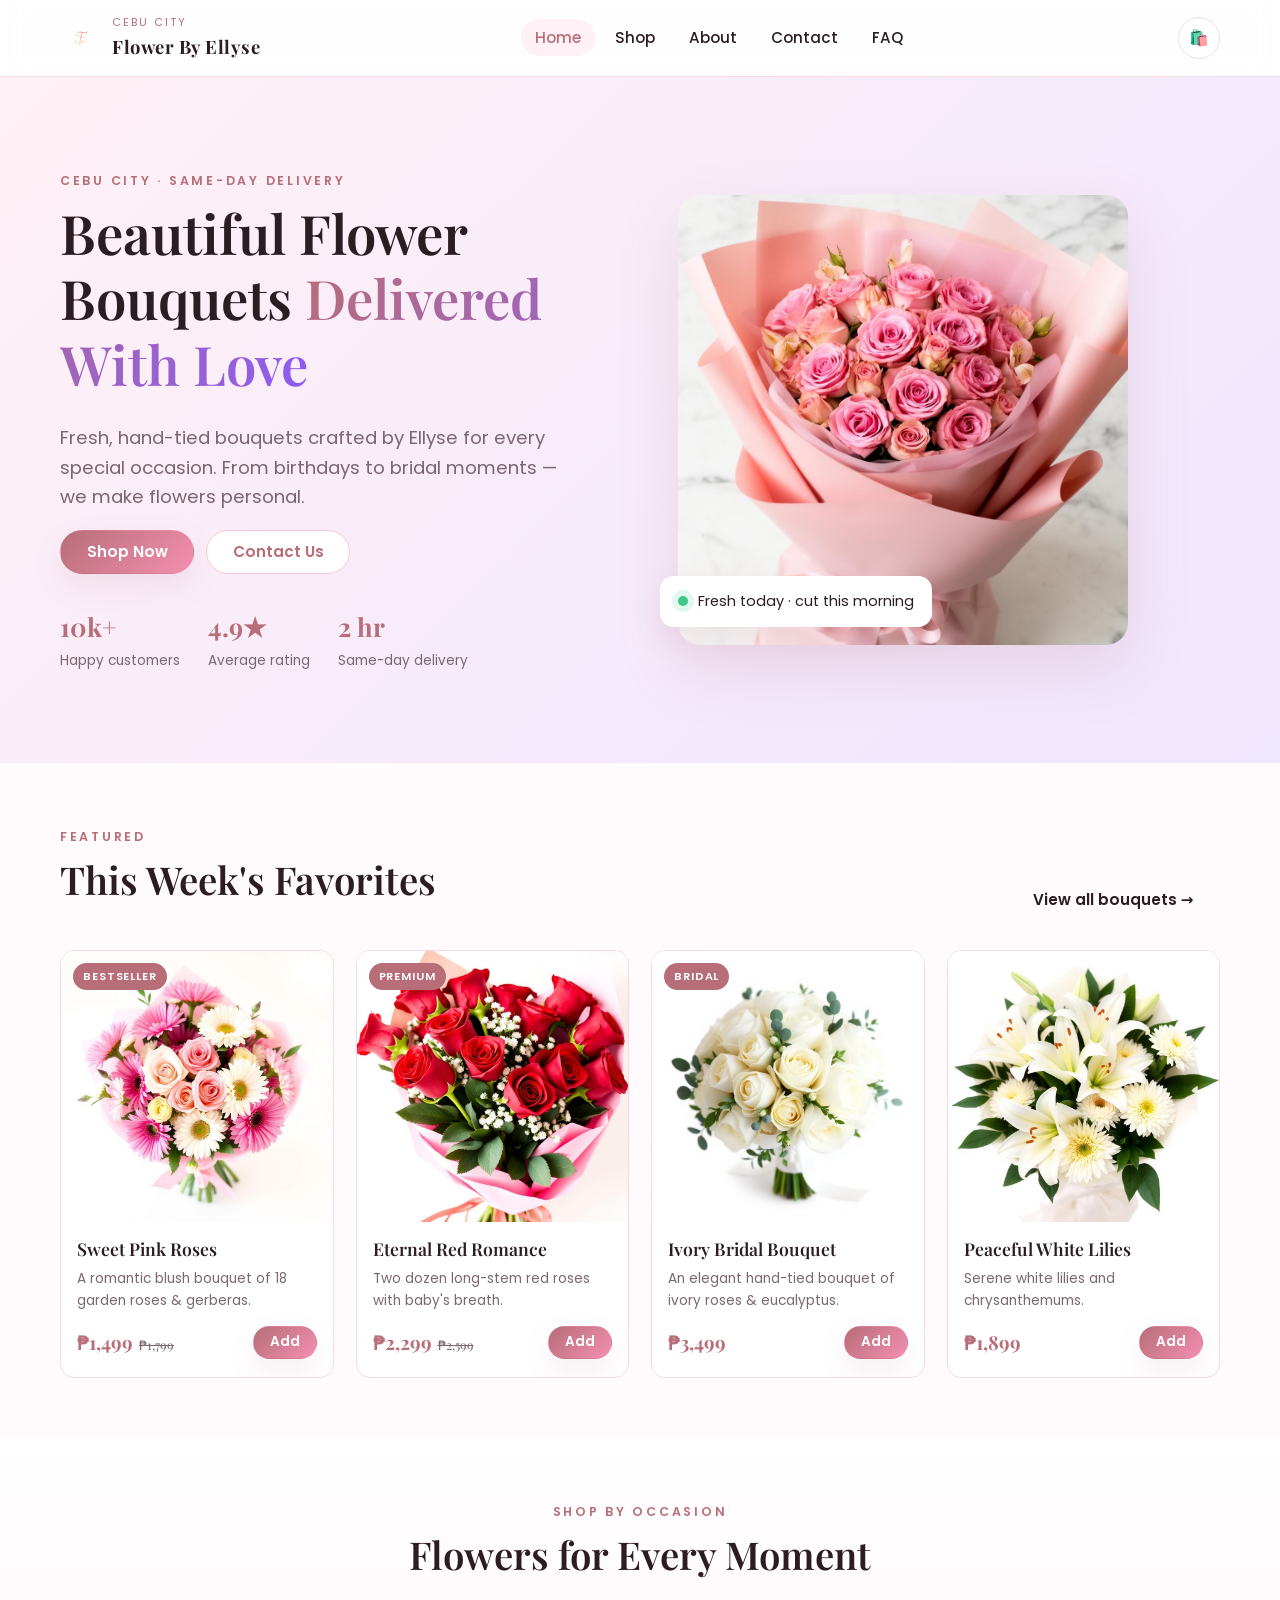
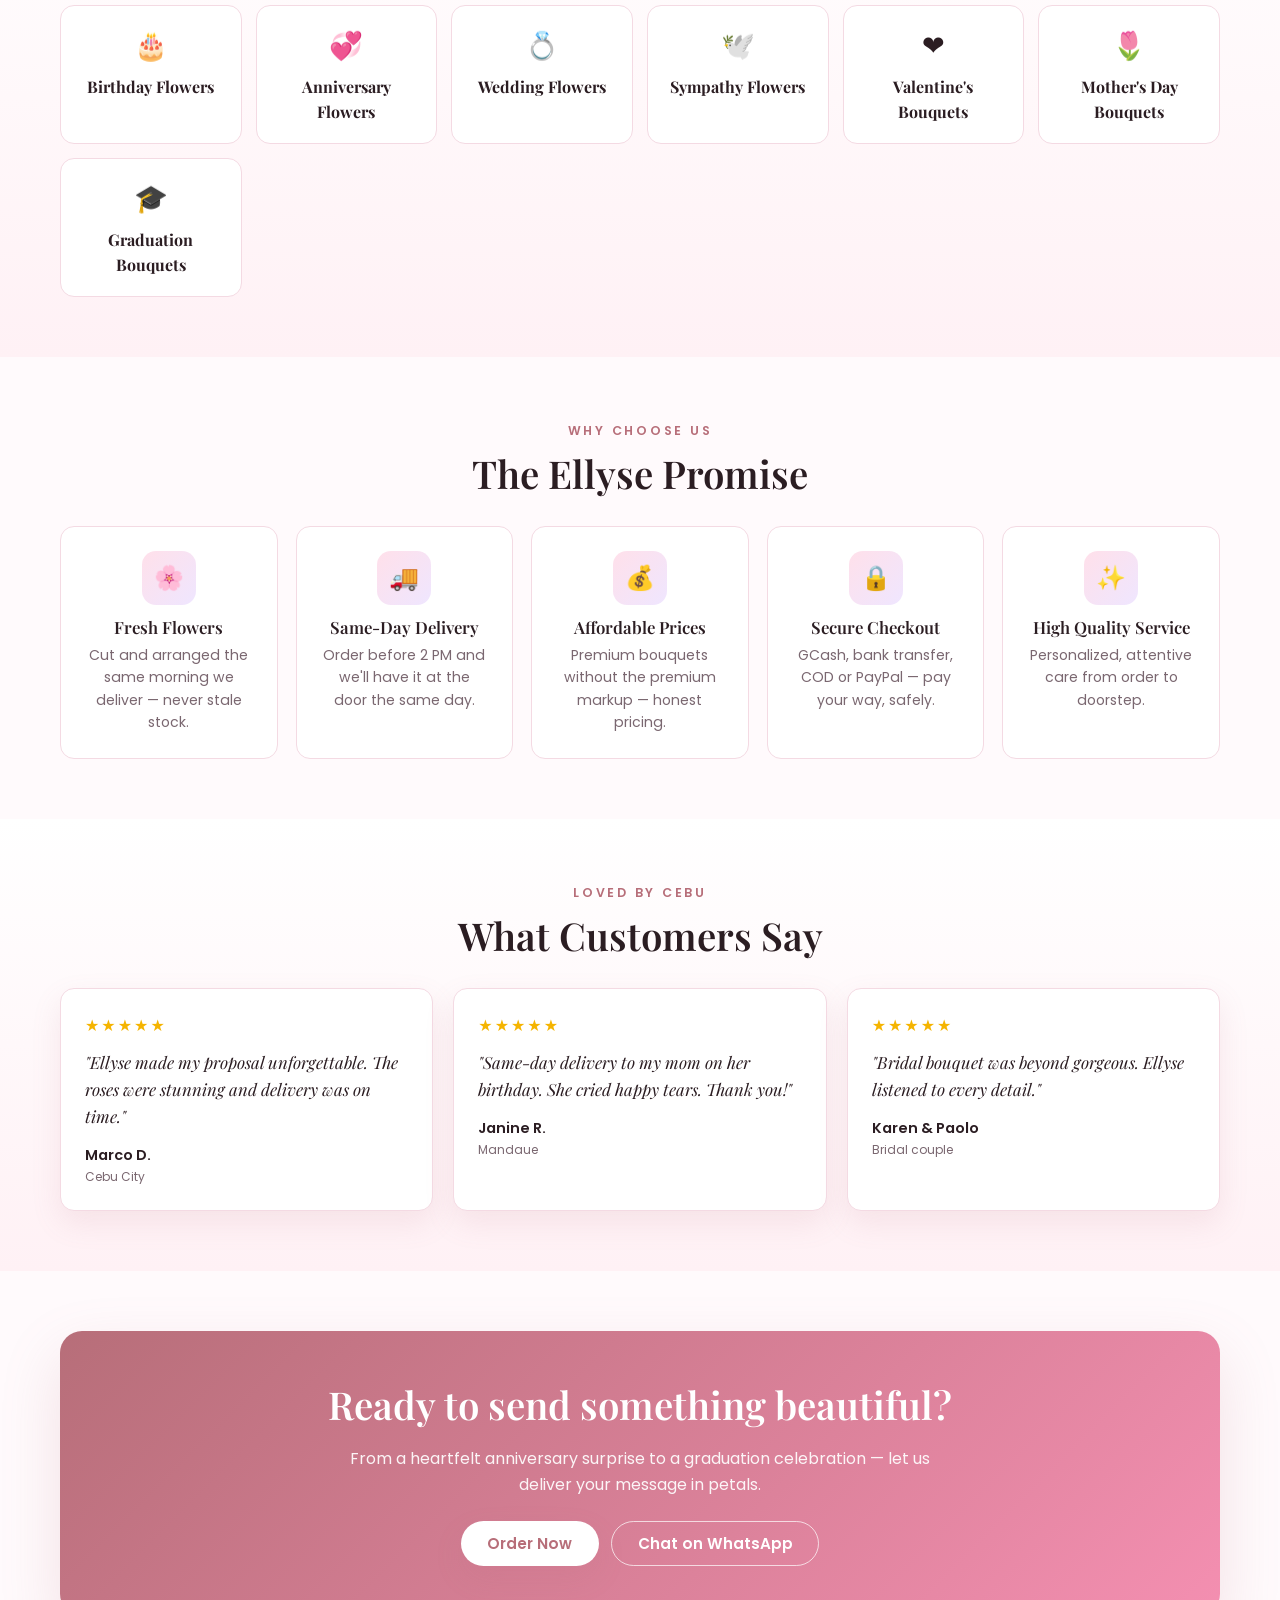
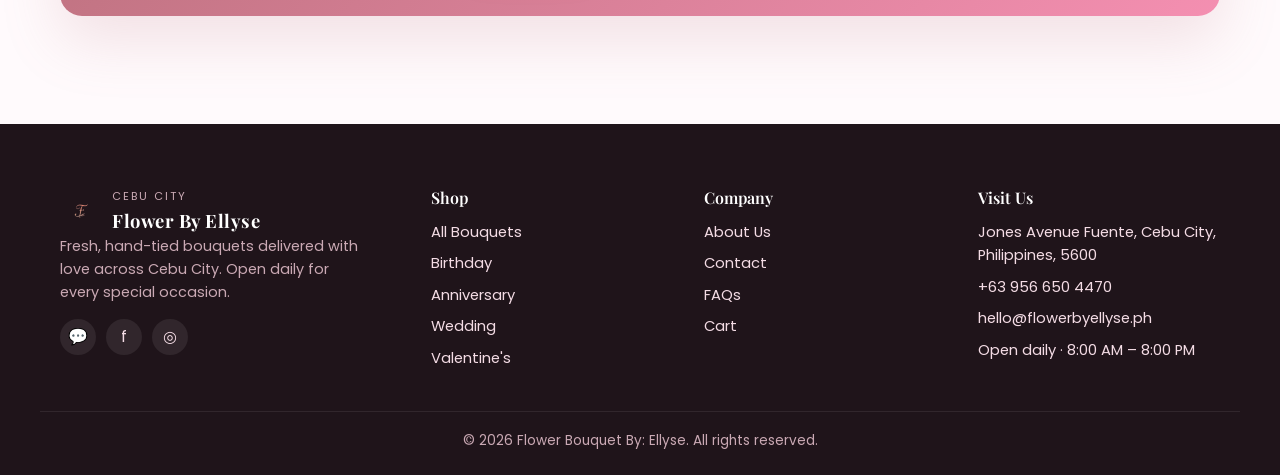
<file: index.html>
<!doctype html>
<html lang="en">
<head>
<meta charset="utf-8">
<meta name="viewport" content="width=device-width,initial-scale=1">
<title>Flower Bouquet By: Ellyse — Fresh Bouquets Delivered in Cebu City</title>
<meta name="description" content="Beautiful hand-tied flower bouquets delivered with love in Cebu City. Fresh flowers for birthdays, anniversaries, weddings, Valentine's, and every special occasion.">
<link rel="icon" href="assets/logo.png">
<link rel="preconnect" href="https://fonts.googleapis.com">
<link rel="preconnect" href="https://fonts.gstatic.com" crossorigin>
<link href="https://fonts.googleapis.com/css2?family=Playfair+Display:wght@500;600;700&family=Poppins:wght@300;400;500;600;700&display=swap" rel="stylesheet">
<link rel="stylesheet" href="css/styles.css">
</head>
<body>
<div id="site-header"></div>

<section class="hero">
  <div class="hero-inner">
    <div>
      <span class="eyebrow">Cebu City · Same-Day Delivery</span>
      <h1>Beautiful Flower Bouquets <span>Delivered With Love</span></h1>
      <p class="lead">Fresh, hand-tied bouquets crafted by Ellyse for every special occasion. From birthdays to bridal moments — we make flowers personal.</p>
      <div class="hero-ctas">
        <a href="shop.html" class="btn btn-primary">Shop Now</a>
        <a href="contact.html" class="btn btn-outline">Contact Us</a>
      </div>
      <div class="hero-stats">
        <div><b>10k+</b><span>Happy customers</span></div>
        <div><b>4.9★</b><span>Average rating</span></div>
        <div><b>2 hr</b><span>Same-day delivery</span></div>
      </div>
    </div>
    <div class="hero-media">
      <img src="assets/hero.jpg" alt="Pink rose bouquet by Ellyse" width="800" height="1000">
      <div class="hero-badge"><span class="dot"></span> Fresh today · cut this morning</div>
    </div>
  </div>
</section>

<section class="section">
  <div class="container">
    <div class="section-head">
      <div>
        <span class="eyebrow">Featured</span>
        <h2>This Week's Favorites</h2>
      </div>
      <a href="shop.html" class="btn btn-ghost">View all bouquets →</a>
    </div>
    <div class="product-grid" id="featured"></div>
  </div>
</section>

<section class="section" style="background:linear-gradient(180deg,#fff,var(--pink-50))">
  <div class="container">
    <div class="center">
      <span class="eyebrow">Shop by occasion</span>
      <h2>Flowers for Every Moment</h2>
    </div>
    <div class="category-grid" id="catGrid"></div>
  </div>
</section>

<section class="section">
  <div class="container">
    <div class="center">
      <span class="eyebrow">Why choose us</span>
      <h2>The Ellyse Promise</h2>
    </div>
    <div class="why-grid">
      <div class="why-card"><div class="ico">🌸</div><h3>Fresh Flowers</h3><p>Cut and arranged the same morning we deliver — never stale stock.</p></div>
      <div class="why-card"><div class="ico">🚚</div><h3>Same-Day Delivery</h3><p>Order before 2 PM and we'll have it at the door the same day.</p></div>
      <div class="why-card"><div class="ico">💰</div><h3>Affordable Prices</h3><p>Premium bouquets without the premium markup — honest pricing.</p></div>
      <div class="why-card"><div class="ico">🔒</div><h3>Secure Checkout</h3><p>GCash, bank transfer, COD or PayPal — pay your way, safely.</p></div>
      <div class="why-card"><div class="ico">✨</div><h3>High Quality Service</h3><p>Personalized, attentive care from order to doorstep.</p></div>
    </div>
  </div>
</section>

<section class="section testimonials">
  <div class="container">
    <div class="center"><span class="eyebrow">Loved by Cebu</span><h2>What Customers Say</h2></div>
    <div class="t-grid">
      <div class="t-card"><div class="stars">★★★★★</div><blockquote>"Ellyse made my proposal unforgettable. The roses were stunning and delivery was on time."</blockquote><div class="who">Marco D.<small>Cebu City</small></div></div>
      <div class="t-card"><div class="stars">★★★★★</div><blockquote>"Same-day delivery to my mom on her birthday. She cried happy tears. Thank you!"</blockquote><div class="who">Janine R.<small>Mandaue</small></div></div>
      <div class="t-card"><div class="stars">★★★★★</div><blockquote>"Bridal bouquet was beyond gorgeous. Ellyse listened to every detail."</blockquote><div class="who">Karen & Paolo<small>Bridal couple</small></div></div>
    </div>
  </div>
</section>

<section class="section">
  <div class="container">
    <div class="cta-banner">
      <h2>Ready to send something beautiful?</h2>
      <p>From a heartfelt anniversary surprise to a graduation celebration — let us deliver your message in petals.</p>
      <div class="hero-ctas" style="justify-content:center">
        <a href="shop.html" class="btn btn-primary">Order Now</a>
        <a href="https://wa.me/639566504470" class="btn btn-outline">Chat on WhatsApp</a>
      </div>
    </div>
  </div>
</section>

<div id="site-footer"></div>

<script src="js/data.js"></script>
<script src="js/app.js"></script>
<script>
  mountChrome("home");
  document.getElementById("featured").innerHTML =
    PRODUCTS.slice(0,4).map(productCard).join("");
  document.getElementById("catGrid").innerHTML =
    CATEGORIES.map(c=>`<a class="cat-chip" href="shop.html?cat=${c.id}"><span class="ico">${c.ico}</span><b>${c.name}</b></a>`).join("");
</script>
</body>
</html>
</file>
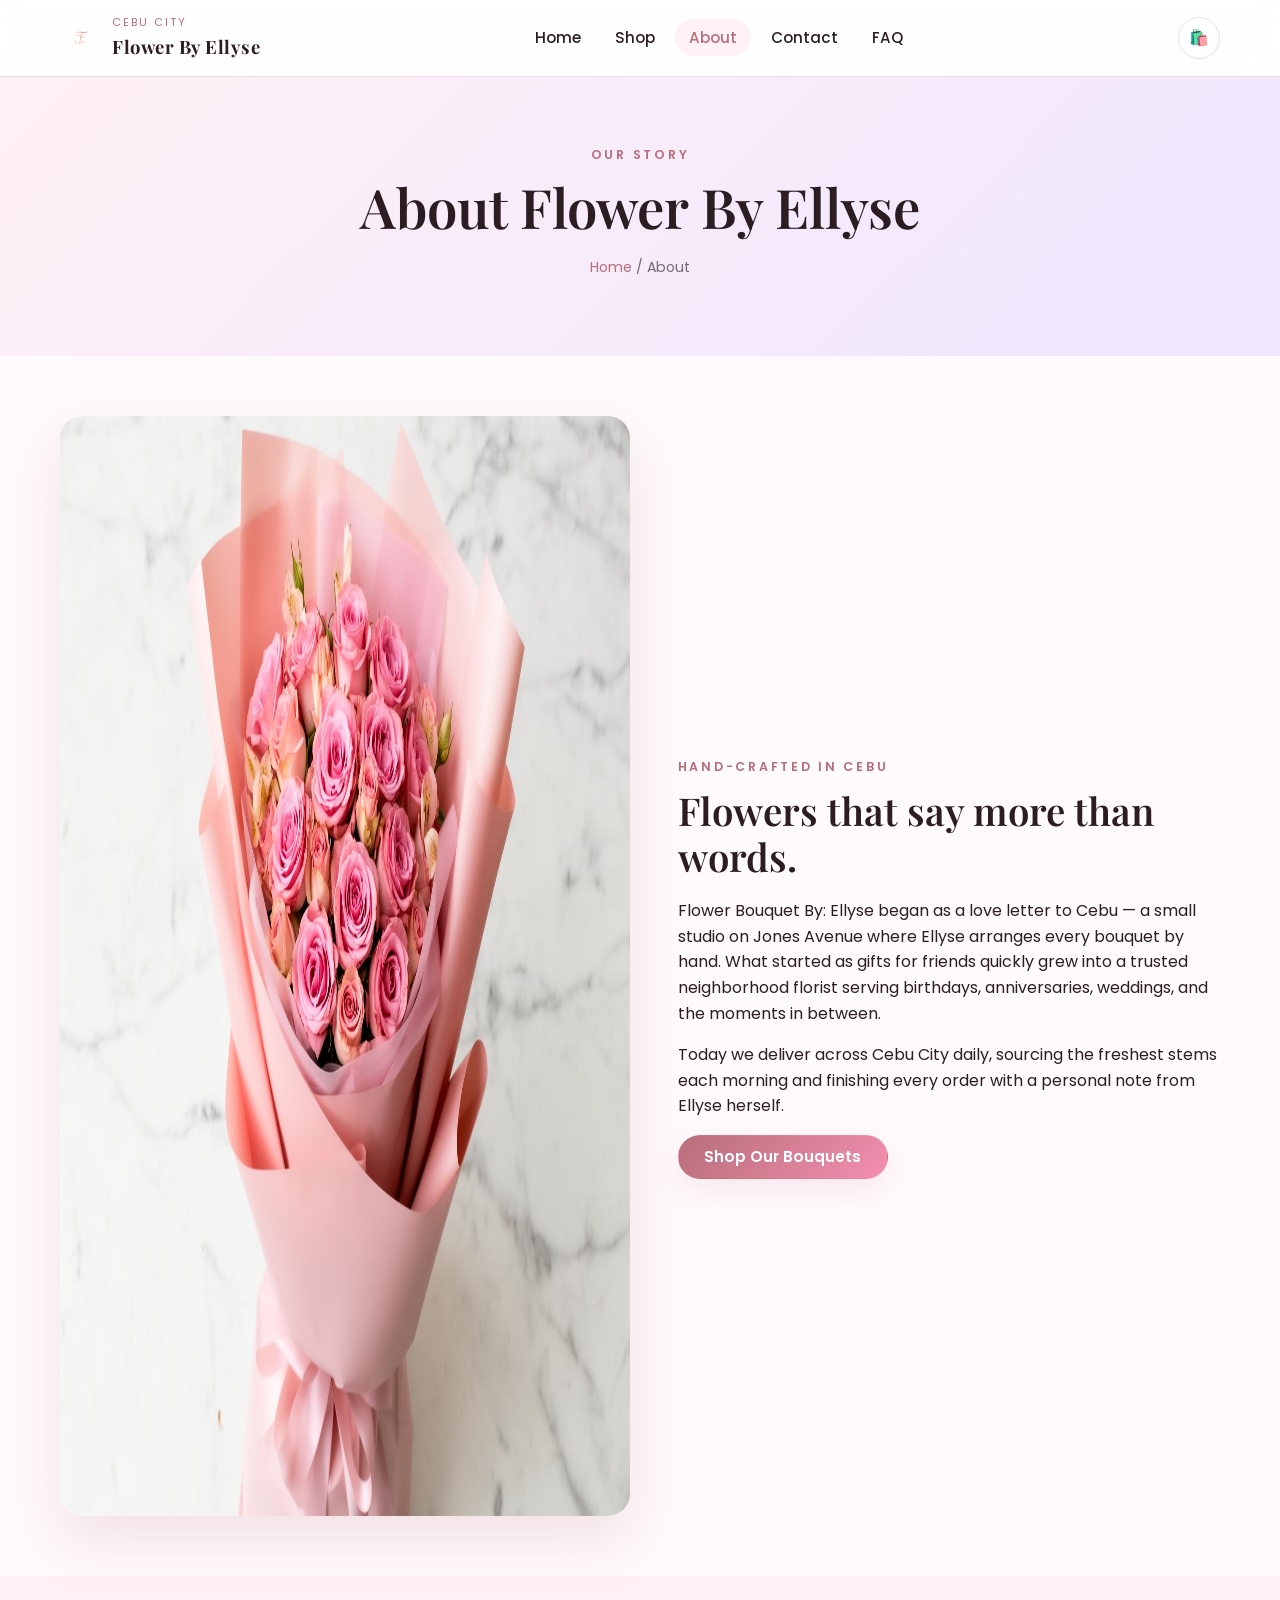
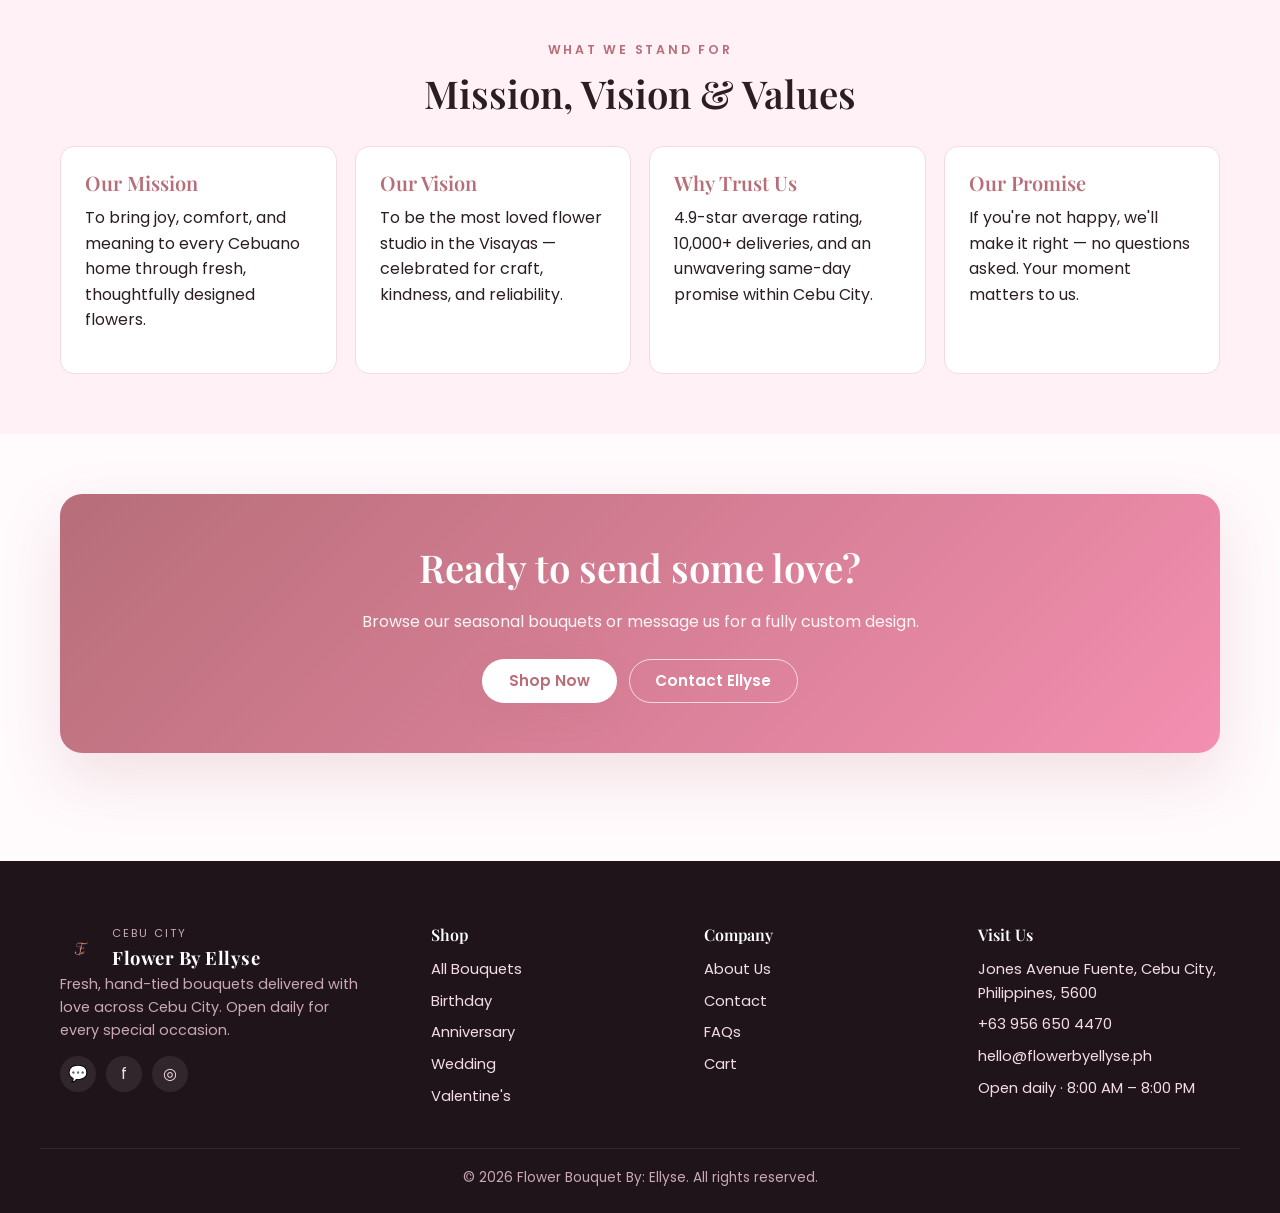
<file: about.html>
<!doctype html>
<html lang="en">
<head>
<meta charset="utf-8"><meta name="viewport" content="width=device-width,initial-scale=1">
<title>About — Flower By Ellyse</title>
<meta name="description" content="Our story, mission, and why Cebu trusts Flower Bouquet By: Ellyse for life's most beautiful moments.">
<link rel="icon" href="assets/logo.png">
<link href="https://fonts.googleapis.com/css2?family=Playfair+Display:wght@500;600;700&family=Poppins:wght@300;400;500;600;700&display=swap" rel="stylesheet">
<link rel="stylesheet" href="css/styles.css">
</head>
<body>
<div id="site-header"></div>

<section class="page-head"><div class="container">
  <span class="eyebrow">Our Story</span><h1>About Flower By Ellyse</h1>
  <p class="crumbs"><a href="index.html">Home</a> / About</p>
</div></section>

<section class="section">
  <div class="container">
    <div class="about-grid">
      <img src="assets/hero.jpg" alt="Ellyse's signature pink bouquet" width="900" height="1100">
      <div>
        <span class="eyebrow">Hand-crafted in Cebu</span>
        <h2>Flowers that say more than words.</h2>
        <p>Flower Bouquet By: Ellyse began as a love letter to Cebu — a small studio on Jones Avenue where Ellyse arranges every bouquet by hand. What started as gifts for friends quickly grew into a trusted neighborhood florist serving birthdays, anniversaries, weddings, and the moments in between.</p>
        <p>Today we deliver across Cebu City daily, sourcing the freshest stems each morning and finishing every order with a personal note from Ellyse herself.</p>
        <a href="shop.html" class="btn btn-primary">Shop Our Bouquets</a>
      </div>
    </div>
  </div>
</section>

<section class="section" style="background:var(--pink-50)">
  <div class="container">
    <div class="center"><span class="eyebrow">What we stand for</span><h2>Mission, Vision & Values</h2></div>
    <div class="value-grid">
      <div class="value-card"><h3>Our Mission</h3><p>To bring joy, comfort, and meaning to every Cebuano home through fresh, thoughtfully designed flowers.</p></div>
      <div class="value-card"><h3>Our Vision</h3><p>To be the most loved flower studio in the Visayas — celebrated for craft, kindness, and reliability.</p></div>
      <div class="value-card"><h3>Why Trust Us</h3><p>4.9-star average rating, 10,000+ deliveries, and an unwavering same-day promise within Cebu City.</p></div>
      <div class="value-card"><h3>Our Promise</h3><p>If you're not happy, we'll make it right — no questions asked. Your moment matters to us.</p></div>
    </div>
  </div>
</section>

<section class="section"><div class="container"><div class="cta-banner">
  <h2>Ready to send some love?</h2>
  <p>Browse our seasonal bouquets or message us for a fully custom design.</p>
  <div class="hero-ctas" style="justify-content:center">
    <a href="shop.html" class="btn btn-primary">Shop Now</a>
    <a href="contact.html" class="btn btn-outline">Contact Ellyse</a>
  </div>
</div></div></section>

<div id="site-footer"></div>
<script src="js/data.js"></script>
<script src="js/app.js"></script>
<script>mountChrome("about");</script>
</body>
</html>
</file>
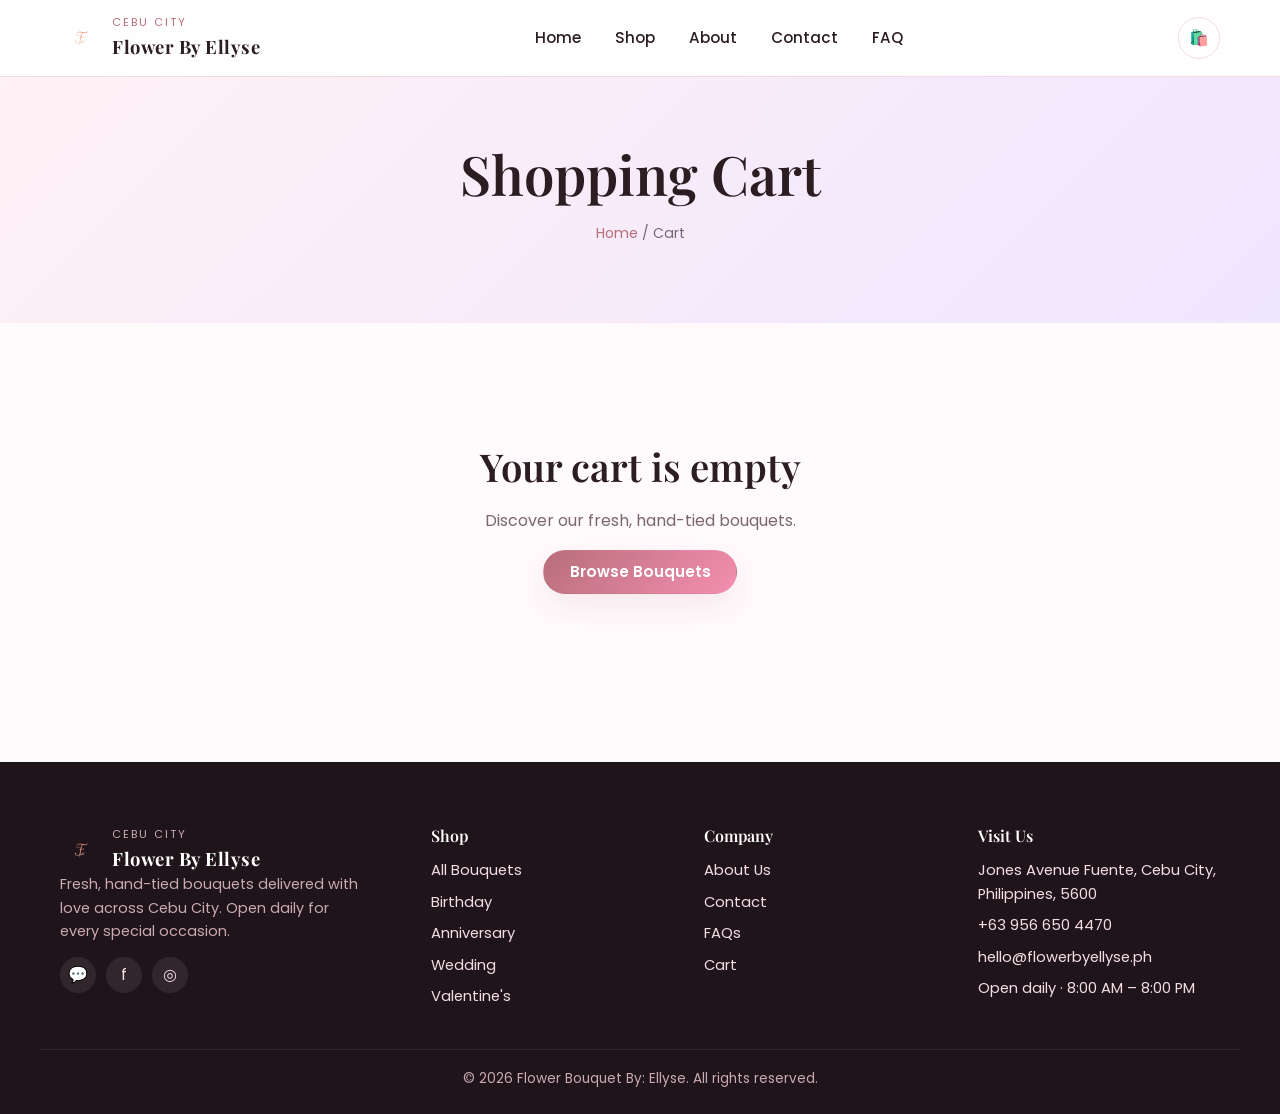
<file: cart.html>
<!doctype html>
<html lang="en">
<head>
<meta charset="utf-8"><meta name="viewport" content="width=device-width,initial-scale=1">
<title>Your Cart — Flower By Ellyse</title>
<meta name="description" content="Review your selected bouquets and proceed to checkout.">
<link rel="icon" href="assets/logo.png">
<link href="https://fonts.googleapis.com/css2?family=Playfair+Display:wght@500;600;700&family=Poppins:wght@300;400;500;600;700&display=swap" rel="stylesheet">
<link rel="stylesheet" href="css/styles.css">
</head>
<body>
<div id="site-header"></div>

<section class="page-head">
  <div class="container"><h1>Shopping Cart</h1>
    <p class="crumbs"><a href="index.html">Home</a> / Cart</p>
  </div>
</section>

<section class="section">
  <div class="container">
    <div class="cart-grid" id="cartGrid"></div>
  </div>
</section>

<div id="site-footer"></div>
<script src="js/data.js"></script>
<script src="js/app.js"></script>
<script>
mountChrome("");
const COUPON_KEY = "fbe_coupon";
const COUPONS = { "ELLYSE10": 0.10, "BLOOM15": 0.15 };

function render(){
  const items = Cart.get();
  const root = document.getElementById("cartGrid");
  if(!items.length){
    root.innerHTML = `<div class="empty" style="grid-column:1/-1">
      <h2>Your cart is empty</h2>
      <p>Discover our fresh, hand-tied bouquets.</p>
      <a class="btn btn-primary" href="shop.html">Browse Bouquets</a></div>`;
    return;
  }
  const sub = Cart.subtotal();
  const coupon = localStorage.getItem(COUPON_KEY);
  const discount = coupon && COUPONS[coupon] ? sub * COUPONS[coupon] : 0;
  const fee = sub - discount >= 3000 ? 0 : SHOP.deliveryFee;
  const total = sub - discount + fee;
  root.innerHTML = `
    <div class="cart-list">
      ${items.map(i=>{
        const p = PRODUCTS.find(x=>x.id===i.id); if(!p) return "";
        return `
          <div class="cart-row">
            <img src="${p.img}" alt="${p.name}">
            <div>
              <div class="name"><a href="product.html?id=${p.id}" style="color:inherit">${p.name}</a></div>
              <div class="desc">${p.short}</div>
            </div>
            <div class="qty">
              <button data-act="dec" data-id="${p.id}">−</button>
              <input value="${i.qty}" data-id="${p.id}" data-act="set">
              <button data-act="inc" data-id="${p.id}">+</button>
            </div>
            <div class="price">${fmt(p.price * i.qty)}</div>
            <button class="remove" data-act="rm" data-id="${p.id}" aria-label="Remove">✕</button>
          </div>`;
      }).join("")}
    </div>
    <aside class="summary">
      <h3>Order Summary</h3>
      <div class="summary-row"><span>Subtotal</span><span>${fmt(sub)}</span></div>
      ${discount?`<div class="summary-row" style="color:#1b8c4a"><span>Coupon (${coupon})</span><span>−${fmt(discount)}</span></div>`:""}
      <div class="summary-row"><span>Delivery</span><span>${fee?fmt(fee):"Free"}</span></div>
      <div class="summary-row total"><span>Grand Total</span><span>${fmt(total)}</span></div>
      <div class="coupon">
        <input id="coupon" placeholder="Coupon code" value="${coupon||''}">
        <button class="btn btn-outline btn-sm" id="applyCoupon">Apply</button>
      </div>
      <div class="cart-actions">
        <a class="btn btn-outline btn-block" href="shop.html">Continue Shopping</a>
        <a class="btn btn-primary btn-block" href="checkout.html">Proceed to Checkout</a>
      </div>
    </aside>
  `;

  root.querySelectorAll("[data-act]").forEach(el=>{
    el.addEventListener("click", e=>{
      const id = el.dataset.id, act = el.dataset.act;
      const cur = Cart.get().find(i=>i.id===id);
      if(act==="inc") Cart.update(id, (cur?.qty||1)+1);
      if(act==="dec") Cart.update(id, (cur?.qty||1)-1);
      if(act==="rm")  Cart.remove(id);
      if(act==="inc"||act==="dec"||act==="rm") render();
    });
    if(el.dataset.act==="set"){
      el.addEventListener("change", e=>{
        Cart.update(el.dataset.id, +el.value || 1);
        render();
      });
    }
  });
  document.getElementById("applyCoupon").onclick = ()=>{
    const code = document.getElementById("coupon").value.trim().toUpperCase();
    if(!code){ localStorage.removeItem(COUPON_KEY); render(); return; }
    if(COUPONS[code]){ localStorage.setItem(COUPON_KEY, code); toast(`Coupon ${code} applied`); }
    else { toast("Invalid coupon code"); }
    render();
  };
}
render();
</script>
</body>
</html>
</file>
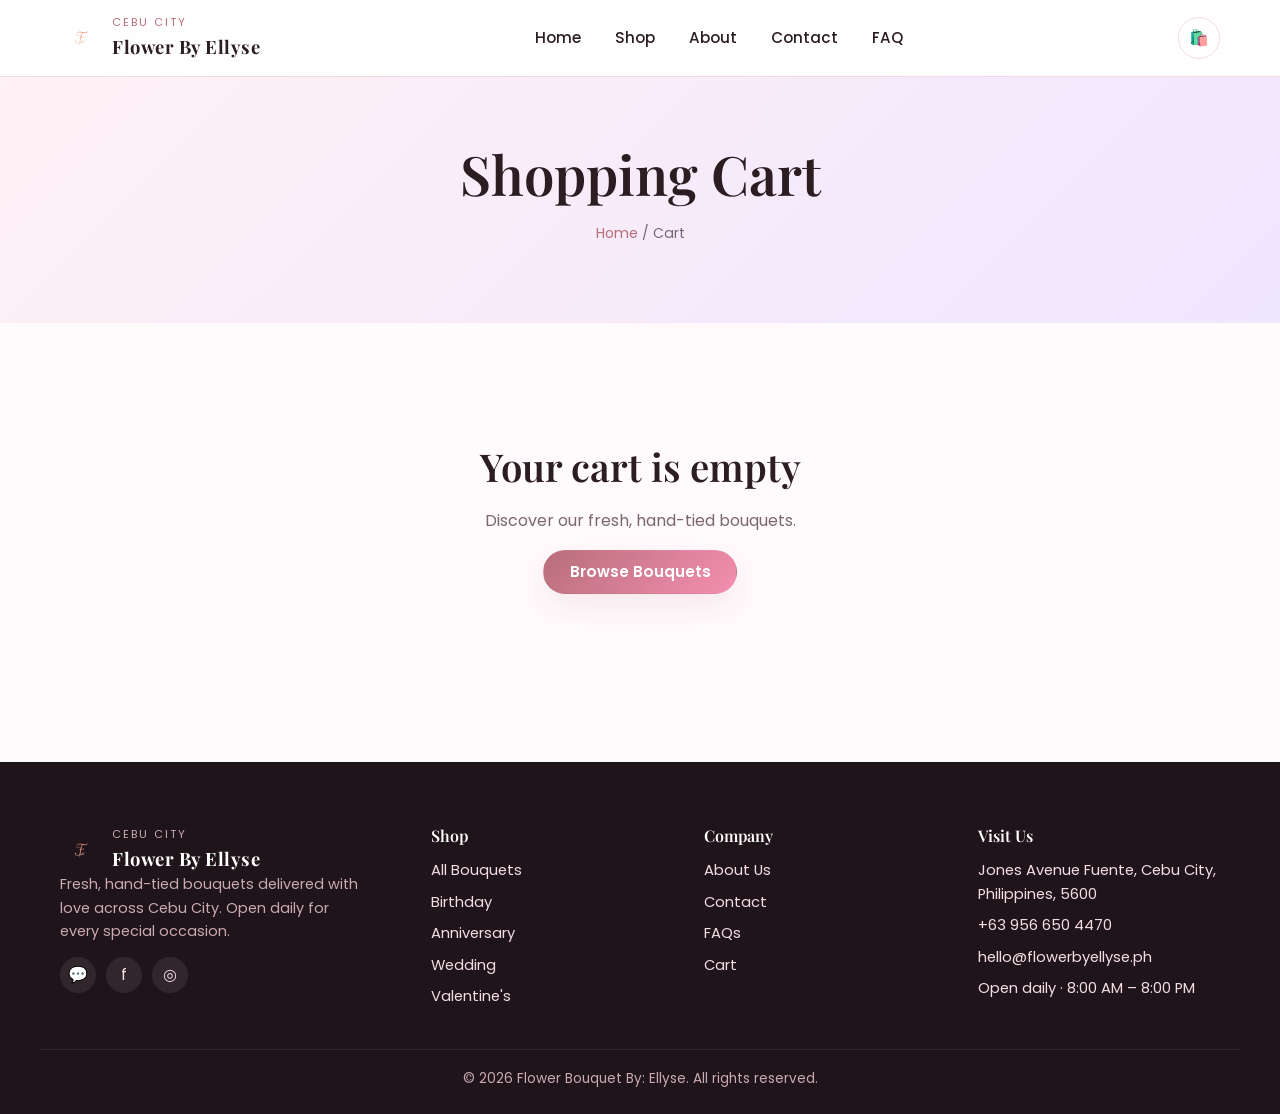
<file: checkout.html>
<!doctype html>
<html lang="en">
<head>
<meta charset="utf-8"><meta name="viewport" content="width=device-width,initial-scale=1">
<title>Checkout — Flower By Ellyse</title>
<meta name="description" content="Complete your order securely with GCash, bank transfer, COD, or PayPal.">
<link rel="icon" href="assets/logo.png">
<link href="https://fonts.googleapis.com/css2?family=Playfair+Display:wght@500;600;700&family=Poppins:wght@300;400;500;600;700&display=swap" rel="stylesheet">
<link rel="stylesheet" href="css/styles.css">
</head>
<body>
<div id="site-header"></div>

<section class="page-head"><div class="container"><h1>Checkout</h1>
  <p class="crumbs"><a href="index.html">Home</a> / <a href="cart.html">Cart</a> / Checkout</p></div></section>

<section class="section">
  <div class="container">
    <form class="checkout-grid" id="checkoutForm" novalidate>
      <div>
        <div class="form-card">
          <h3>Customer Information</h3>
          <div class="field"><label for="name">Full Name *</label><input id="name" name="name" required></div>
          <div class="grid-2">
            <div class="field"><label for="email">Email *</label><input id="email" type="email" name="email" required></div>
            <div class="field"><label for="phone">Phone *</label><input id="phone" type="tel" name="phone" required></div>
          </div>
        </div>
        <div class="form-card">
          <h3>Delivery Information</h3>
          <div class="field"><label for="address">Complete Address *</label><input id="address" name="address" required></div>
          <div class="grid-2">
            <div class="field"><label for="city">City *</label><input id="city" name="city" value="Cebu City" required></div>
            <div class="field"><label for="postal">Postal Code</label><input id="postal" name="postal" value="6000"></div>
          </div>
          <div class="grid-2">
            <div class="field"><label for="date">Delivery Date *</label><input id="date" type="date" required></div>
            <div class="field"><label for="time">Preferred Time</label>
              <select id="time">
                <option>Morning (9 AM – 12 PM)</option>
                <option>Afternoon (12 PM – 4 PM)</option>
                <option>Evening (4 PM – 8 PM)</option>
              </select>
            </div>
          </div>
        </div>
        <div class="form-card">
          <h3>Additional Information</h3>
          <div class="field"><label for="message">Personalized Gift Message</label><textarea id="message" placeholder="e.g. Happy Birthday Mom, love always!"></textarea></div>
          <div class="field"><label for="notes">Delivery Notes</label><textarea id="notes" placeholder="Landmarks, gate codes, recipient phone…"></textarea></div>
        </div>
        <div class="form-card">
          <h3>Payment Method</h3>
          <div class="pay-options">
            <label><input type="radio" name="pay" value="COD" checked> 💵 Cash on Delivery</label>
            <label><input type="radio" name="pay" value="GCash"> 📱 GCash</label>
            <label><input type="radio" name="pay" value="Bank Transfer"> 🏦 Bank Transfer</label>
            <label><input type="radio" name="pay" value="PayPal"> 🅿️ PayPal</label>
          </div>
        </div>
      </div>

      <aside class="summary">
        <h3>Order Summary</h3>
        <div id="orderItems"></div>
        <div class="summary-row"><span>Subtotal</span><span id="sub">—</span></div>
        <div class="summary-row" id="discRow" style="display:none;color:#1b8c4a"><span id="discLbl">Discount</span><span id="disc">—</span></div>
        <div class="summary-row"><span>Delivery</span><span id="fee">—</span></div>
        <div class="summary-row total"><span>Grand Total</span><span id="total">—</span></div>
        <button class="btn btn-primary btn-block" type="submit" style="margin-top:14px">Place Order</button>
        <p class="muted" style="font-size:.8rem;margin-top:10px;text-align:center">Order details are sent to ${''}<a href="https://wa.me/639566504470">WhatsApp</a> for instant confirmation.</p>
      </aside>
    </form>
  </div>
</section>

<div id="site-footer"></div>
<script src="js/data.js"></script>
<script src="js/app.js"></script>
<script>
mountChrome("");

const items = Cart.get();
if(!items.length){ location.href = "cart.html"; }

const COUPONS = { "ELLYSE10": 0.10, "BLOOM15": 0.15 };
const coupon = localStorage.getItem("fbe_coupon");
const sub = Cart.subtotal();
const discount = coupon && COUPONS[coupon] ? sub * COUPONS[coupon] : 0;
const fee = sub - discount >= 3000 ? 0 : SHOP.deliveryFee;
const total = sub - discount + fee;

document.getElementById("orderItems").innerHTML = items.map(i=>{
  const p = PRODUCTS.find(x=>x.id===i.id);
  return `<div class="summary-row"><span>${p.name} × ${i.qty}</span><span>${fmt(p.price*i.qty)}</span></div>`;
}).join("") + `<hr style="border:0;border-top:1px dashed var(--border);margin:6px 0">`;
document.getElementById("sub").textContent = fmt(sub);
if(discount){ document.getElementById("discRow").style.display="flex";
  document.getElementById("discLbl").textContent = `Coupon (${coupon})`;
  document.getElementById("disc").textContent = "−"+fmt(discount); }
document.getElementById("fee").textContent = fee? fmt(fee):"Free";
document.getElementById("total").textContent = fmt(total);

// Default delivery date = tomorrow
const tomorrow = new Date(); tomorrow.setDate(tomorrow.getDate()+1);
document.getElementById("date").value = tomorrow.toISOString().slice(0,10);
document.getElementById("date").min = new Date().toISOString().slice(0,10);

document.getElementById("checkoutForm").addEventListener("submit", e=>{
  e.preventDefault();
  const form = e.target;
  if(!form.checkValidity()){ form.reportValidity(); return; }
  const orderNo = "FBE-" + Date.now().toString().slice(-8);
  const pay = form.querySelector('input[name=pay]:checked').value;
  const order = {
    orderNo, createdAt: new Date().toISOString(),
    customer: { name:name.value, email:email.value, phone:phone.value },
    delivery: { address:address.value, city:city.value, postal:postal.value,
                date:document.getElementById("date").value,
                time:document.getElementById("time").value,
                notes:document.getElementById("notes").value,
                giftMessage:document.getElementById("message").value },
    items: items.map(i=>{ const p=PRODUCTS.find(x=>x.id===i.id); return {name:p.name, qty:i.qty, price:p.price, lineTotal:p.price*i.qty};}),
    payment: pay, subtotal:sub, discount, coupon: discount?coupon:null, deliveryFee:fee, total
  };
  localStorage.setItem("fbe_lastOrder", JSON.stringify(order));

  // Build WhatsApp notification
  const msg = encodeURIComponent(
`🌸 NEW ORDER — ${orderNo}
Customer: ${order.customer.name}
Phone: ${order.customer.phone}
Email: ${order.customer.email}
Address: ${order.delivery.address}, ${order.delivery.city} ${order.delivery.postal}
Delivery: ${order.delivery.date} (${order.delivery.time})
Payment: ${order.payment}
Gift message: ${order.delivery.giftMessage || '—'}
Notes: ${order.delivery.notes || '—'}

Items:
${order.items.map(i=>`• ${i.name} × ${i.qty} = ${fmt(i.lineTotal)}`).join("\n")}

Subtotal: ${fmt(order.subtotal)}
${order.discount?`Discount: -${fmt(order.discount)}\n`:''}Delivery: ${order.deliveryFee?fmt(order.deliveryFee):'Free'}
TOTAL: ${fmt(order.total)}`);

  // Open WhatsApp for instant notification to shop
  window.open(`https://wa.me/${SHOP.whatsapp}?text=${msg}`, "_blank");

  Cart.clear();
  localStorage.removeItem("fbe_coupon");
  location.href = "order-success.html";
});
</script>
</body>
</html>
</file>
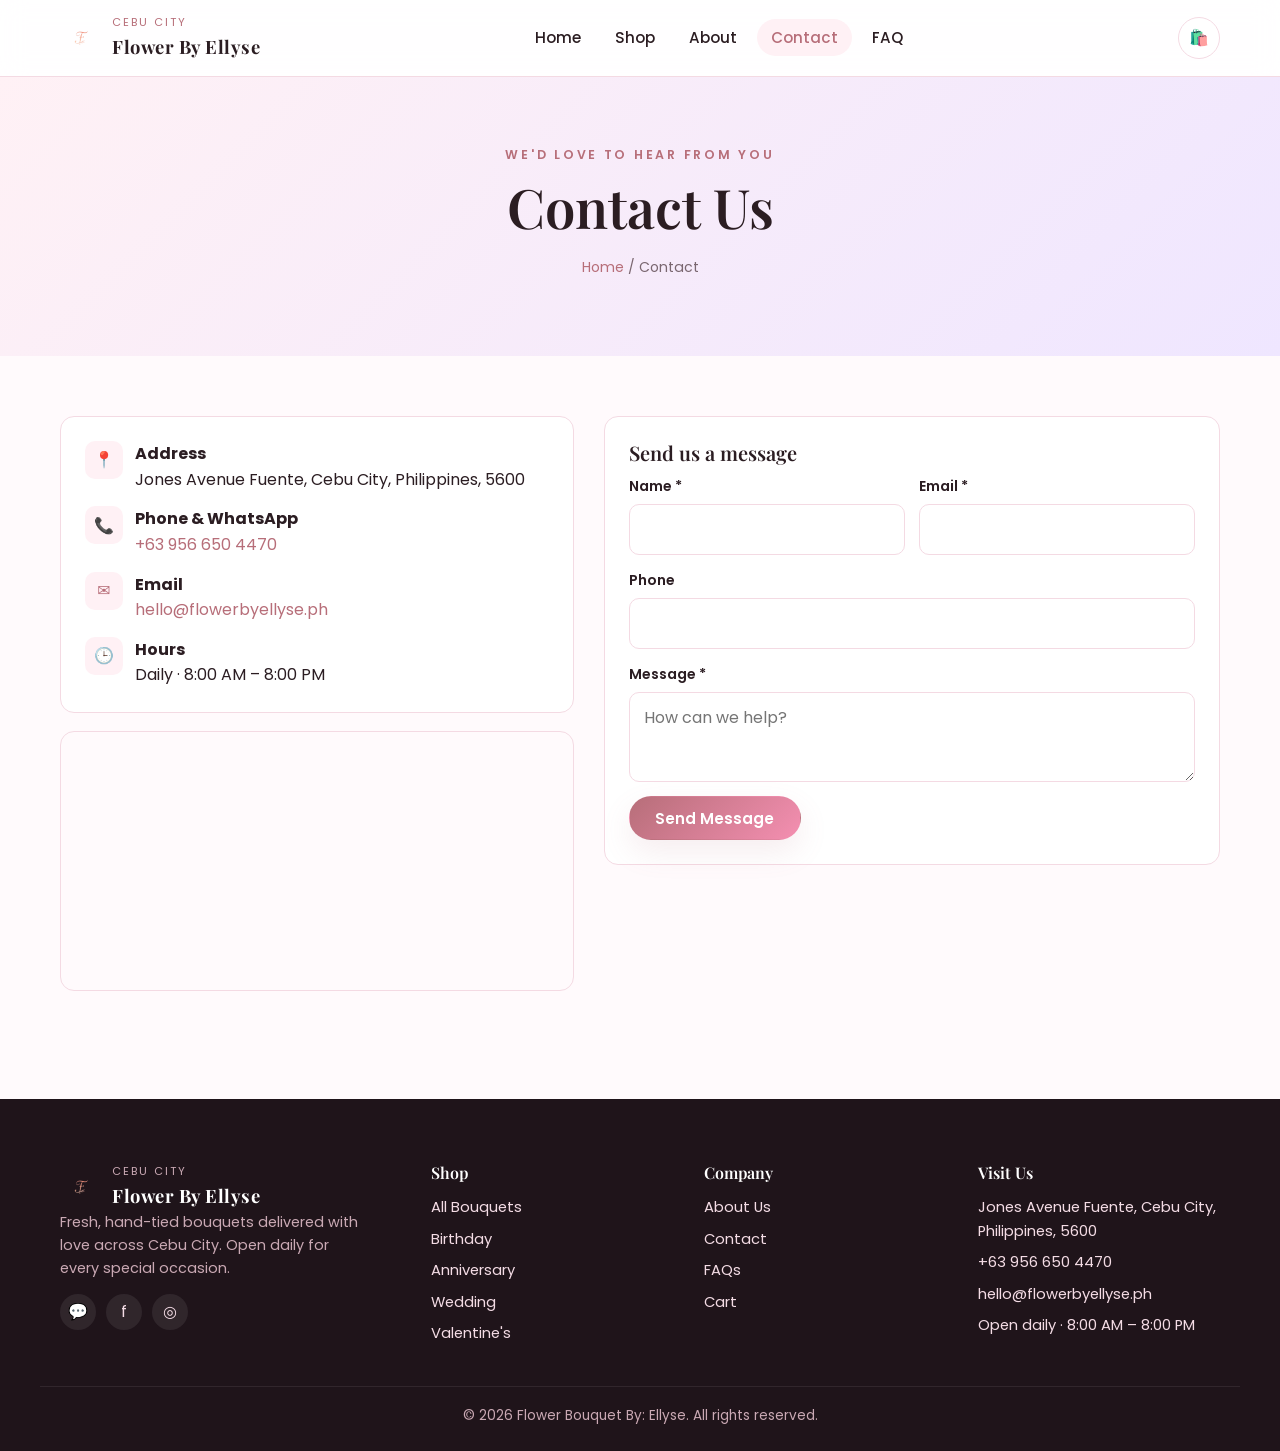
<file: contact.html>
<!doctype html>
<html lang="en">
<head>
<meta charset="utf-8"><meta name="viewport" content="width=device-width,initial-scale=1">
<title>Contact — Flower By Ellyse</title>
<meta name="description" content="Visit, call, WhatsApp, or message us. We're on Jones Avenue, Cebu City and open daily.">
<link rel="icon" href="assets/logo.png">
<link href="https://fonts.googleapis.com/css2?family=Playfair+Display:wght@500;600;700&family=Poppins:wght@300;400;500;600;700&display=swap" rel="stylesheet">
<link rel="stylesheet" href="css/styles.css">
</head>
<body>
<div id="site-header"></div>

<section class="page-head"><div class="container">
  <span class="eyebrow">We'd love to hear from you</span><h1>Contact Us</h1>
  <p class="crumbs"><a href="index.html">Home</a> / Contact</p>
</div></section>

<section class="section">
  <div class="container">
    <div class="contact-grid">
      <div>
        <div class="info-card">
          <div class="row"><div class="ico">📍</div><div><b>Address</b><br>Jones Avenue Fuente, Cebu City, Philippines, 5600</div></div>
          <div class="row"><div class="ico">📞</div><div><b>Phone & WhatsApp</b><br><a href="tel:+639566504470">+63 956 650 4470</a></div></div>
          <div class="row"><div class="ico">✉️</div><div><b>Email</b><br><a href="mailto:hello@flowerbyellyse.ph">hello@flowerbyellyse.ph</a></div></div>
          <div class="row"><div class="ico">🕒</div><div><b>Hours</b><br>Daily · 8:00 AM – 8:00 PM</div></div>
        </div>
        <div class="map" style="margin-top:18px">
          <iframe loading="lazy" title="Map to Flower By Ellyse"
            src="https://maps.google.com/maps?q=Jones%20Avenue%20Fuente%20Cebu%20City&t=&z=15&ie=UTF8&iwloc=&output=embed"></iframe>
        </div>
      </div>
      <div class="form-card">
        <h3>Send us a message</h3>
        <form id="contactForm" novalidate>
          <div class="grid-2">
            <div class="field"><label>Name *</label><input name="name" required></div>
            <div class="field"><label>Email *</label><input type="email" name="email" required></div>
          </div>
          <div class="field"><label>Phone</label><input type="tel" name="phone"></div>
          <div class="field"><label>Message *</label><textarea name="message" required placeholder="How can we help?"></textarea></div>
          <button class="btn btn-primary" type="submit">Send Message</button>
        </form>
      </div>
    </div>
  </div>
</section>

<div id="site-footer"></div>
<script src="js/data.js"></script>
<script src="js/app.js"></script>
<script>
mountChrome("contact");
document.getElementById("contactForm").addEventListener("submit", e=>{
  e.preventDefault();
  if(!e.target.checkValidity()){ e.target.reportValidity(); return; }
  const f = new FormData(e.target);
  const msg = encodeURIComponent(`📨 New inquiry\nName: ${f.get('name')}\nEmail: ${f.get('email')}\nPhone: ${f.get('phone')||'—'}\n\n${f.get('message')}`);
  window.open(`https://wa.me/${SHOP.whatsapp}?text=${msg}`, "_blank");
  toast("Message sent — opening WhatsApp");
  e.target.reset();
});
</script>
</body>
</html>
</file>
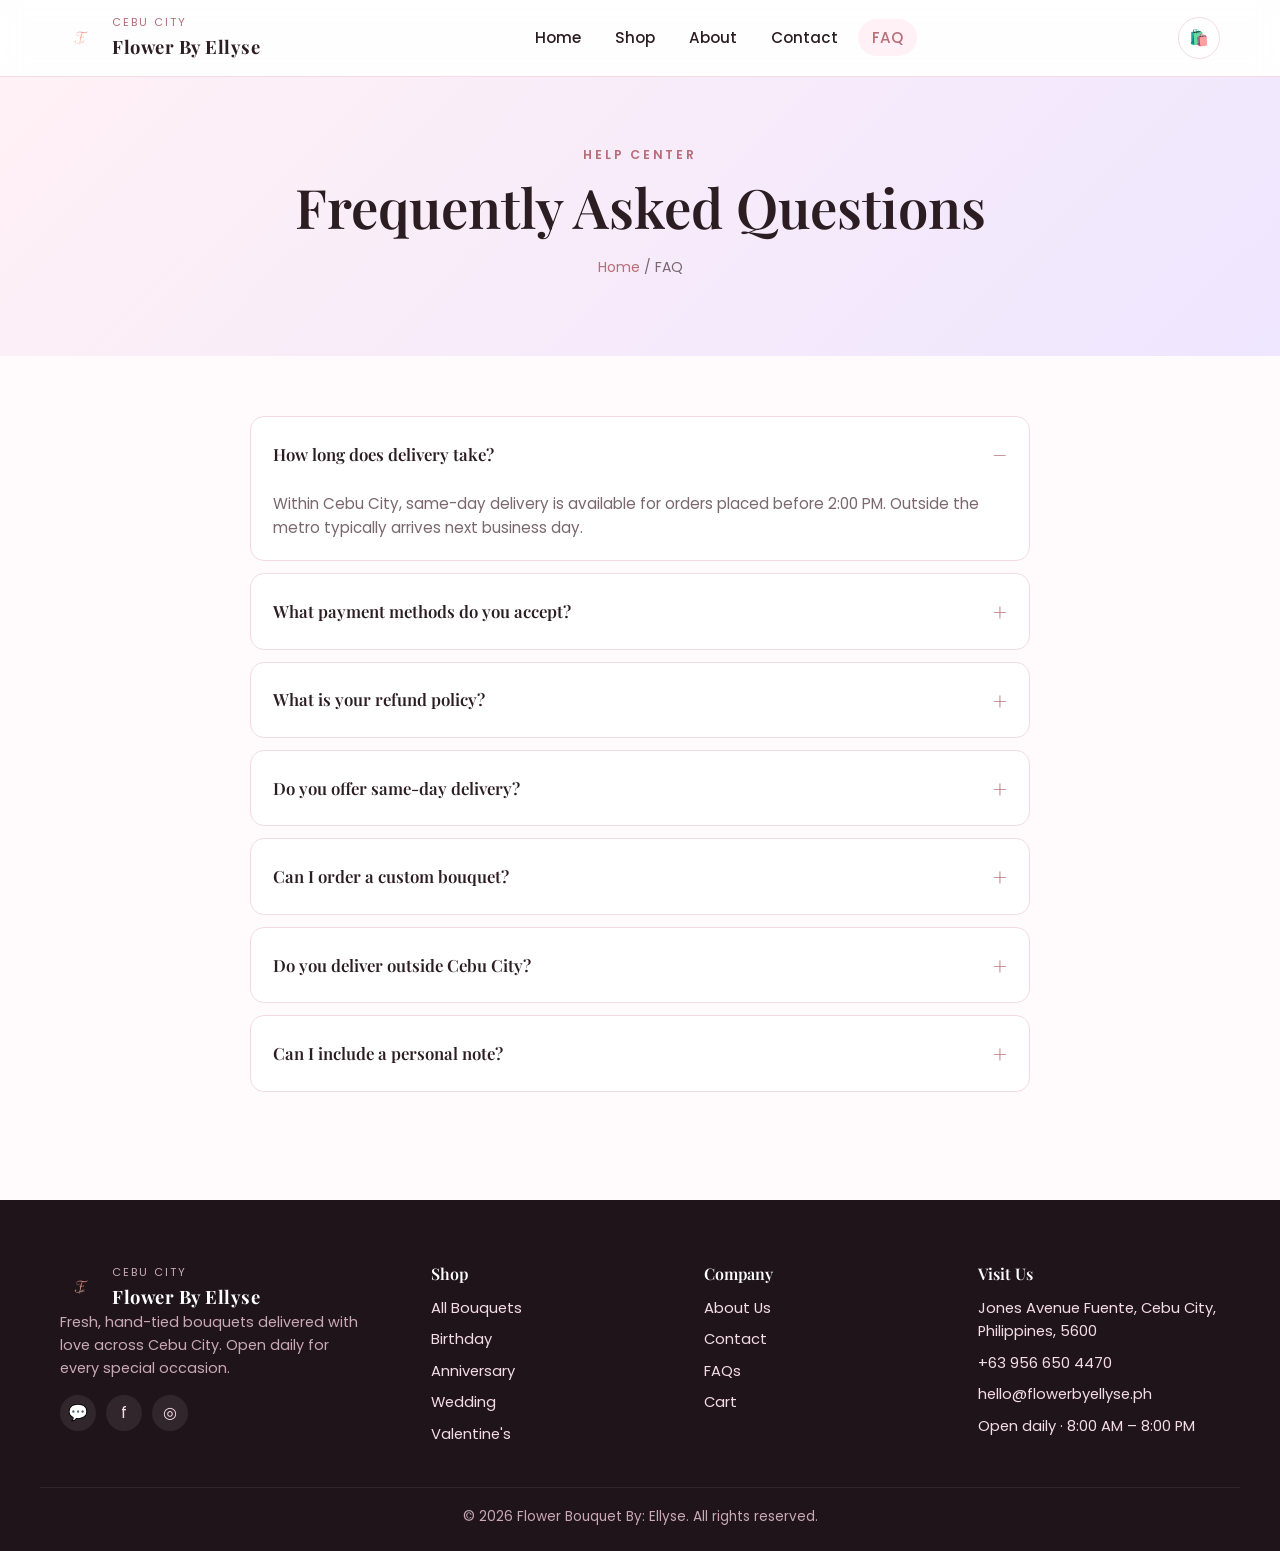
<file: faq.html>
<!doctype html>
<html lang="en">
<head>
<meta charset="utf-8"><meta name="viewport" content="width=device-width,initial-scale=1">
<title>FAQ — Flower By Ellyse</title>
<meta name="description" content="Answers to common questions about delivery, payment, refunds, same-day service, and custom bouquets.">
<link rel="icon" href="assets/logo.png">
<link href="https://fonts.googleapis.com/css2?family=Playfair+Display:wght@500;600;700&family=Poppins:wght@300;400;500;600;700&display=swap" rel="stylesheet">
<link rel="stylesheet" href="css/styles.css">
</head>
<body>
<div id="site-header"></div>

<section class="page-head"><div class="container">
  <span class="eyebrow">Help center</span><h1>Frequently Asked Questions</h1>
  <p class="crumbs"><a href="index.html">Home</a> / FAQ</p>
</div></section>

<section class="section">
  <div class="container">
    <div class="faq-list">
      <details class="faq" open>
        <summary>How long does delivery take?</summary>
        <div class="answer">Within Cebu City, same-day delivery is available for orders placed before 2:00 PM. Outside the metro typically arrives next business day.</div>
      </details>
      <details class="faq">
        <summary>What payment methods do you accept?</summary>
        <div class="answer">We accept Cash on Delivery, GCash, Bank Transfer, and PayPal — all available at checkout.</div>
      </details>
      <details class="faq">
        <summary>What is your refund policy?</summary>
        <div class="answer">If your bouquet arrives damaged or you're unhappy with it, contact us within 24 hours and we'll replace it or refund you in full.</div>
      </details>
      <details class="faq">
        <summary>Do you offer same-day delivery?</summary>
        <div class="answer">Yes! Orders placed before 2:00 PM are delivered the same day within Cebu City.</div>
      </details>
      <details class="faq">
        <summary>Can I order a custom bouquet?</summary>
        <div class="answer">Absolutely. Message us on WhatsApp at +63 956 650 4470 with your colors, budget and occasion and Ellyse will design something just for you.</div>
      </details>
      <details class="faq">
        <summary>Do you deliver outside Cebu City?</summary>
        <div class="answer">We deliver to Mandaue, Lapu-Lapu, and Talisay daily. Other areas are next-day. Delivery fees vary by location.</div>
      </details>
      <details class="faq">
        <summary>Can I include a personal note?</summary>
        <div class="answer">Yes! Add your message at checkout under "Personalized Gift Message" — we'll handwrite it on a complimentary card.</div>
      </details>
    </div>
  </div>
</section>

<div id="site-footer"></div>
<script src="js/data.js"></script>
<script src="js/app.js"></script>
<script>mountChrome("faq");</script>
</body>
</html>
</file>
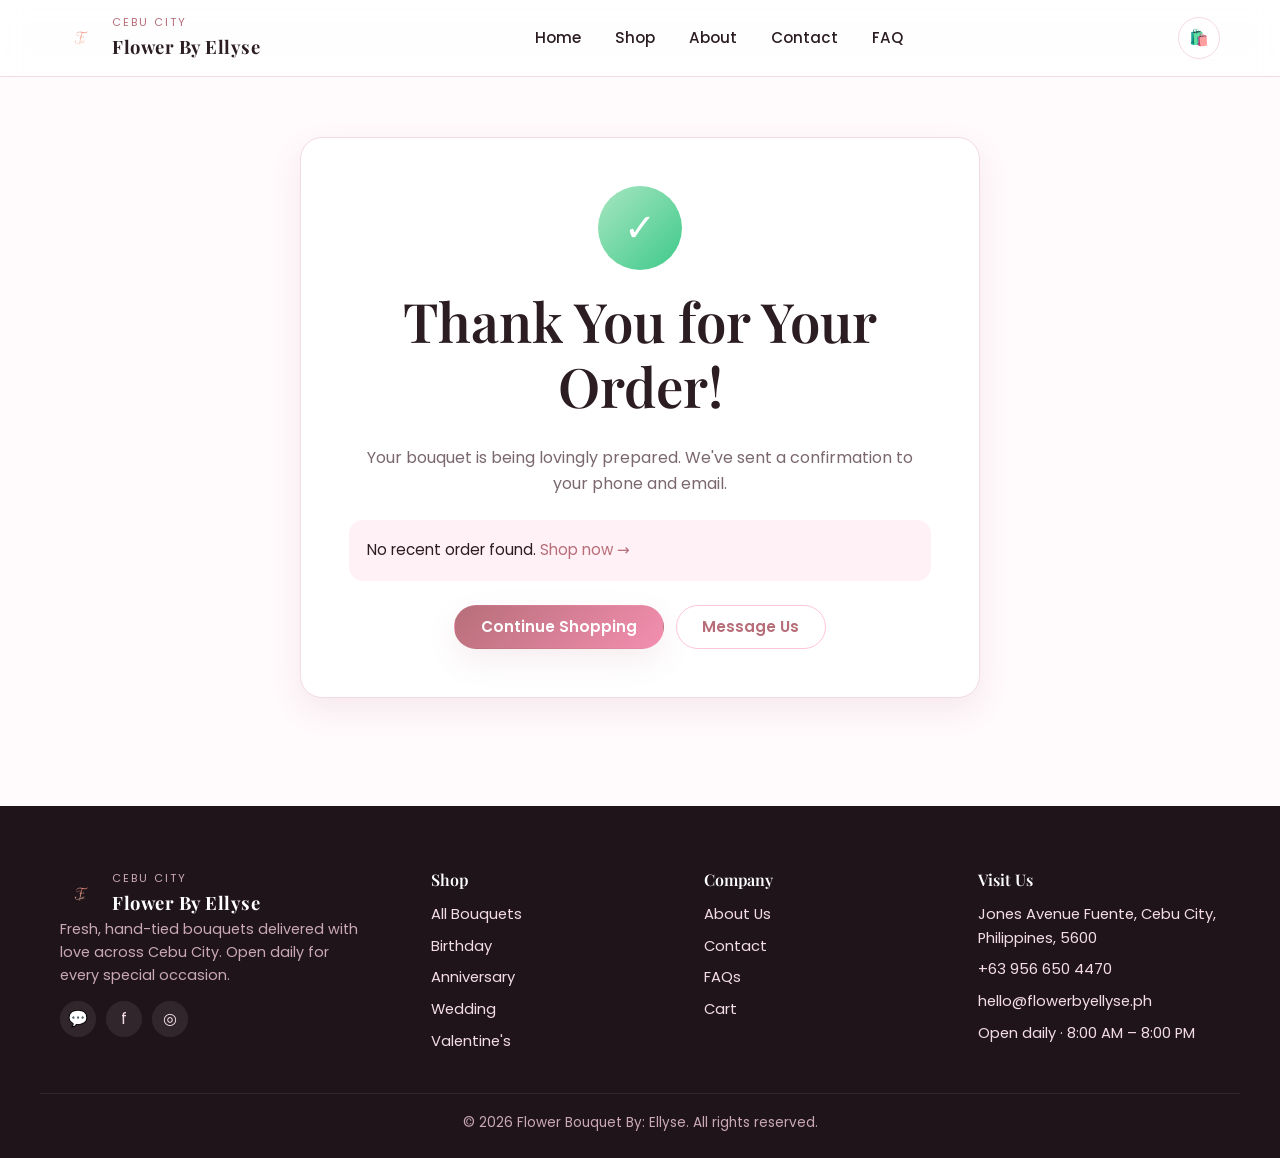
<file: order-success.html>
<!doctype html>
<html lang="en">
<head>
<meta charset="utf-8"><meta name="viewport" content="width=device-width,initial-scale=1">
<title>Order Confirmed — Flower By Ellyse</title>
<meta name="description" content="Thank you for your order!">
<link rel="icon" href="assets/logo.png">
<link href="https://fonts.googleapis.com/css2?family=Playfair+Display:wght@500;600;700&family=Poppins:wght@300;400;500;600;700&display=swap" rel="stylesheet">
<link rel="stylesheet" href="css/styles.css">
</head>
<body>
<div id="site-header"></div>

<section class="section">
  <div class="container">
    <div class="success-card" id="card">
      <div class="success-icon">✓</div>
      <h1>Thank You for Your Order!</h1>
      <p class="muted">Your bouquet is being lovingly prepared. We've sent a confirmation to your phone and email.</p>
      <div class="order-meta" id="meta"></div>
      <div class="hero-ctas" style="justify-content:center">
        <a href="shop.html" class="btn btn-primary">Continue Shopping</a>
        <a href="https://wa.me/639566504470" class="btn btn-outline">Message Us</a>
      </div>
    </div>
  </div>
</section>

<div id="site-footer"></div>
<script src="js/data.js"></script>
<script src="js/app.js"></script>
<script>
mountChrome("");
const order = JSON.parse(localStorage.getItem("fbe_lastOrder")||"null");
const meta = document.getElementById("meta");
if(!order){
  meta.innerHTML = `<div>No recent order found. <a href="shop.html">Shop now →</a></div>`;
} else {
  meta.innerHTML = `
    <div><b>Order Number:</b> ${order.orderNo}</div>
    <div><b>Customer:</b> ${order.customer.name} · ${order.customer.phone}</div>
    <div><b>Delivery:</b> ${order.delivery.address}, ${order.delivery.city} on ${order.delivery.date} (${order.delivery.time})</div>
    <div><b>Payment:</b> ${order.payment}</div>
    <div><b>Items:</b><br>${order.items.map(i=>`• ${i.name} × ${i.qty} — ${fmt(i.lineTotal)}`).join("<br>")}</div>
    <div style="font-family:var(--serif);font-size:1.1rem;color:var(--rose-gold)"><b>Total Paid:</b> ${fmt(order.total)}</div>`;
}
</script>
</body>
</html>
</file>
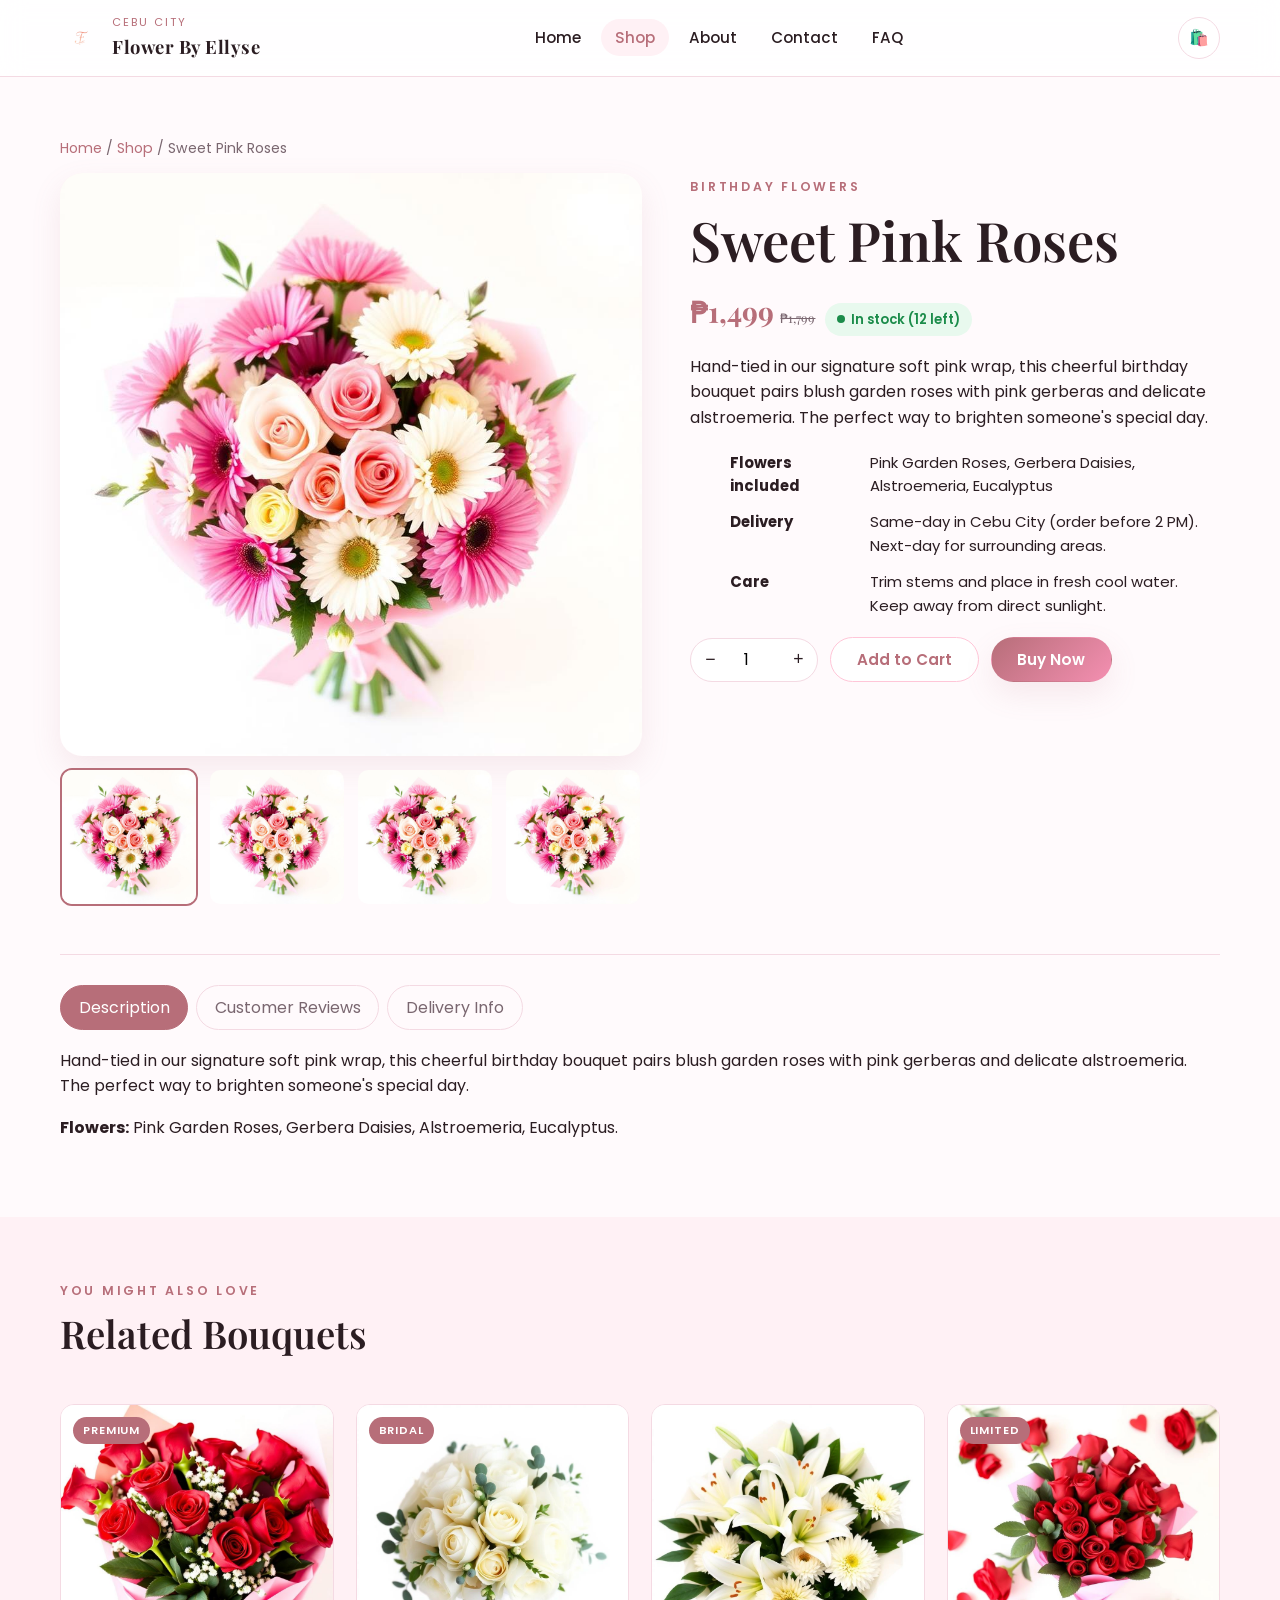
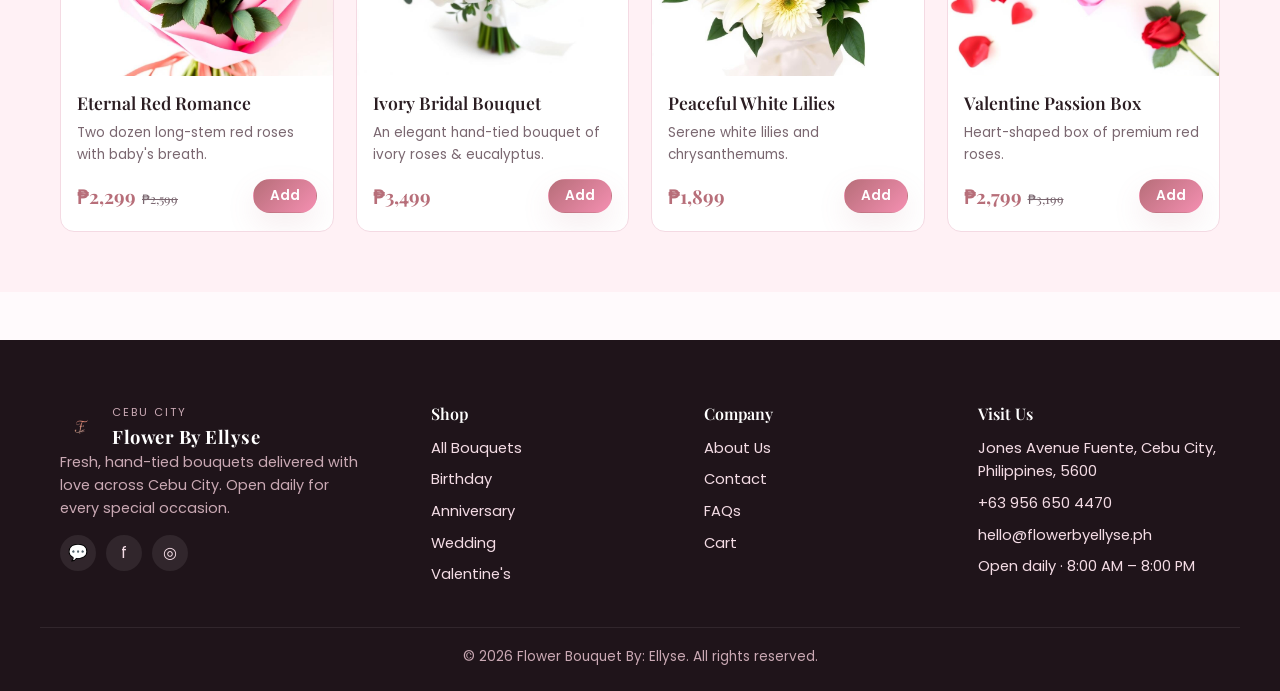
<file: product.html>
<!doctype html>
<html lang="en">
<head>
<meta charset="utf-8"><meta name="viewport" content="width=device-width,initial-scale=1">
<title>Bouquet — Flower By Ellyse</title>
<meta name="description" content="Bouquet details, flower types, delivery info and reviews.">
<link rel="icon" href="assets/logo.png">
<link href="https://fonts.googleapis.com/css2?family=Playfair+Display:wght@500;600;700&family=Poppins:wght@300;400;500;600;700&display=swap" rel="stylesheet">
<link rel="stylesheet" href="css/styles.css">
</head>
<body>
<div id="site-header"></div>

<section class="section">
  <div class="container" id="pdRoot">Loading…</div>
</section>

<section class="section" style="background:var(--pink-50)">
  <div class="container">
    <div class="section-head"><div><span class="eyebrow">You might also love</span><h2>Related Bouquets</h2></div></div>
    <div class="product-grid" id="related"></div>
  </div>
</section>

<div id="site-footer"></div>
<script src="js/data.js"></script>
<script src="js/app.js"></script>
<script>
mountChrome("shop");
const id = new URLSearchParams(location.search).get("id") || PRODUCTS[0].id;
const p = PRODUCTS.find(x=>x.id===id) || PRODUCTS[0];
document.title = `${p.name} — Flower By Ellyse`;

const root = document.getElementById("pdRoot");
root.innerHTML = `
  <p class="crumbs"><a href="index.html">Home</a> / <a href="shop.html">Shop</a> / ${p.name}</p>
  <div class="pd-grid">
    <div class="pd-gallery">
      <div class="pd-main-img"><img id="mainImg" src="${p.img}" alt="${p.name}"></div>
      <div class="pd-thumbs">
        ${[p.img, p.img, p.img, p.img].map((src,i)=>`<button class="${i===0?'active':''}" data-src="${src}"><img src="${src}" alt=""></button>`).join("")}
      </div>
    </div>
    <div class="pd-info">
      <span class="eyebrow">${CATEGORIES.find(c=>c.id===p.category)?.name || ""}</span>
      <h1>${p.name}</h1>
      <div class="pd-price">
        <span class="price">${fmt(p.price)}${p.old?`<small>${fmt(p.old)}</small>`:""}</span>
        <span class="stock-pill"><span class="dot"></span>${p.stock>0 ? `In stock (${p.stock} left)` : "Sold out"}</span>
      </div>
      <p>${p.desc}</p>
      <ul class="pd-meta">
        <li><b>Flowers included</b><span>${p.flowers.join(", ")}</span></li>
        <li><b>Delivery</b><span>Same-day in Cebu City (order before 2 PM). Next-day for surrounding areas.</span></li>
        <li><b>Care</b><span>Trim stems and place in fresh cool water. Keep away from direct sunlight.</span></li>
      </ul>
      <div class="pd-actions">
        <div class="qty">
          <button id="minus" aria-label="Decrease">−</button>
          <input id="qty" type="number" value="1" min="1" max="${p.stock||99}">
          <button id="plus" aria-label="Increase">+</button>
        </div>
        <button class="btn btn-outline" id="addBtn">Add to Cart</button>
        <button class="btn btn-primary" id="buyBtn">Buy Now</button>
      </div>
    </div>
  </div>

  <div class="tabs">
    <div class="tab-buttons">
      <button class="active" data-tab="desc">Description</button>
      <button data-tab="reviews">Customer Reviews</button>
      <button data-tab="delivery">Delivery Info</button>
    </div>
    <div class="tab-panel active" id="tab-desc"><p>${p.desc}</p><p><b>Flowers:</b> ${p.flowers.join(", ")}.</p></div>
    <div class="tab-panel" id="tab-reviews">
      <div class="review"><div class="who">Liza M.</div><div class="stars">★★★★★</div><p>"Stunning bouquet, exactly as pictured. Recipient was thrilled!"</p></div>
      <div class="review"><div class="who">Carlos P.</div><div class="stars">★★★★★</div><p>"Fast delivery in Cebu. Will order again for our anniversary."</p></div>
      <div class="review"><div class="who">Mae T.</div><div class="stars">★★★★☆</div><p>"Beautiful flowers, fragrance was lovely. Wrapping was elegant."</p></div>
    </div>
    <div class="tab-panel" id="tab-delivery">
      <p>Same-day delivery is available within Cebu City for orders placed before 2:00 PM. Outside metro areas typically receive next-day service.</p>
      <p>Delivery fee: ${fmt(SHOP.deliveryFee)} flat within Cebu City. Free delivery for orders above ₱3,000.</p>
    </div>
  </div>
`;

document.querySelectorAll(".pd-thumbs button").forEach(b=>{
  b.addEventListener("click",()=>{
    document.querySelectorAll(".pd-thumbs button").forEach(x=>x.classList.remove("active"));
    b.classList.add("active");
    document.getElementById("mainImg").src = b.dataset.src;
  });
});
const qty = document.getElementById("qty");
document.getElementById("minus").onclick = ()=> qty.value = Math.max(1, +qty.value-1);
document.getElementById("plus").onclick  = ()=> qty.value = Math.min(p.stock||99, +qty.value+1);
document.getElementById("addBtn").onclick = ()=> Cart.add(p.id, +qty.value);
document.getElementById("buyBtn").onclick = ()=>{ Cart.add(p.id, +qty.value); location.href="checkout.html"; };

document.querySelectorAll(".tab-buttons button").forEach(b=>{
  b.addEventListener("click",()=>{
    document.querySelectorAll(".tab-buttons button").forEach(x=>x.classList.remove("active"));
    document.querySelectorAll(".tab-panel").forEach(x=>x.classList.remove("active"));
    b.classList.add("active");
    document.getElementById("tab-"+b.dataset.tab).classList.add("active");
  });
});

document.getElementById("related").innerHTML =
  PRODUCTS.filter(x=>x.id!==p.id).slice(0,4).map(productCard).join("");
</script>
</body>
</html>
</file>
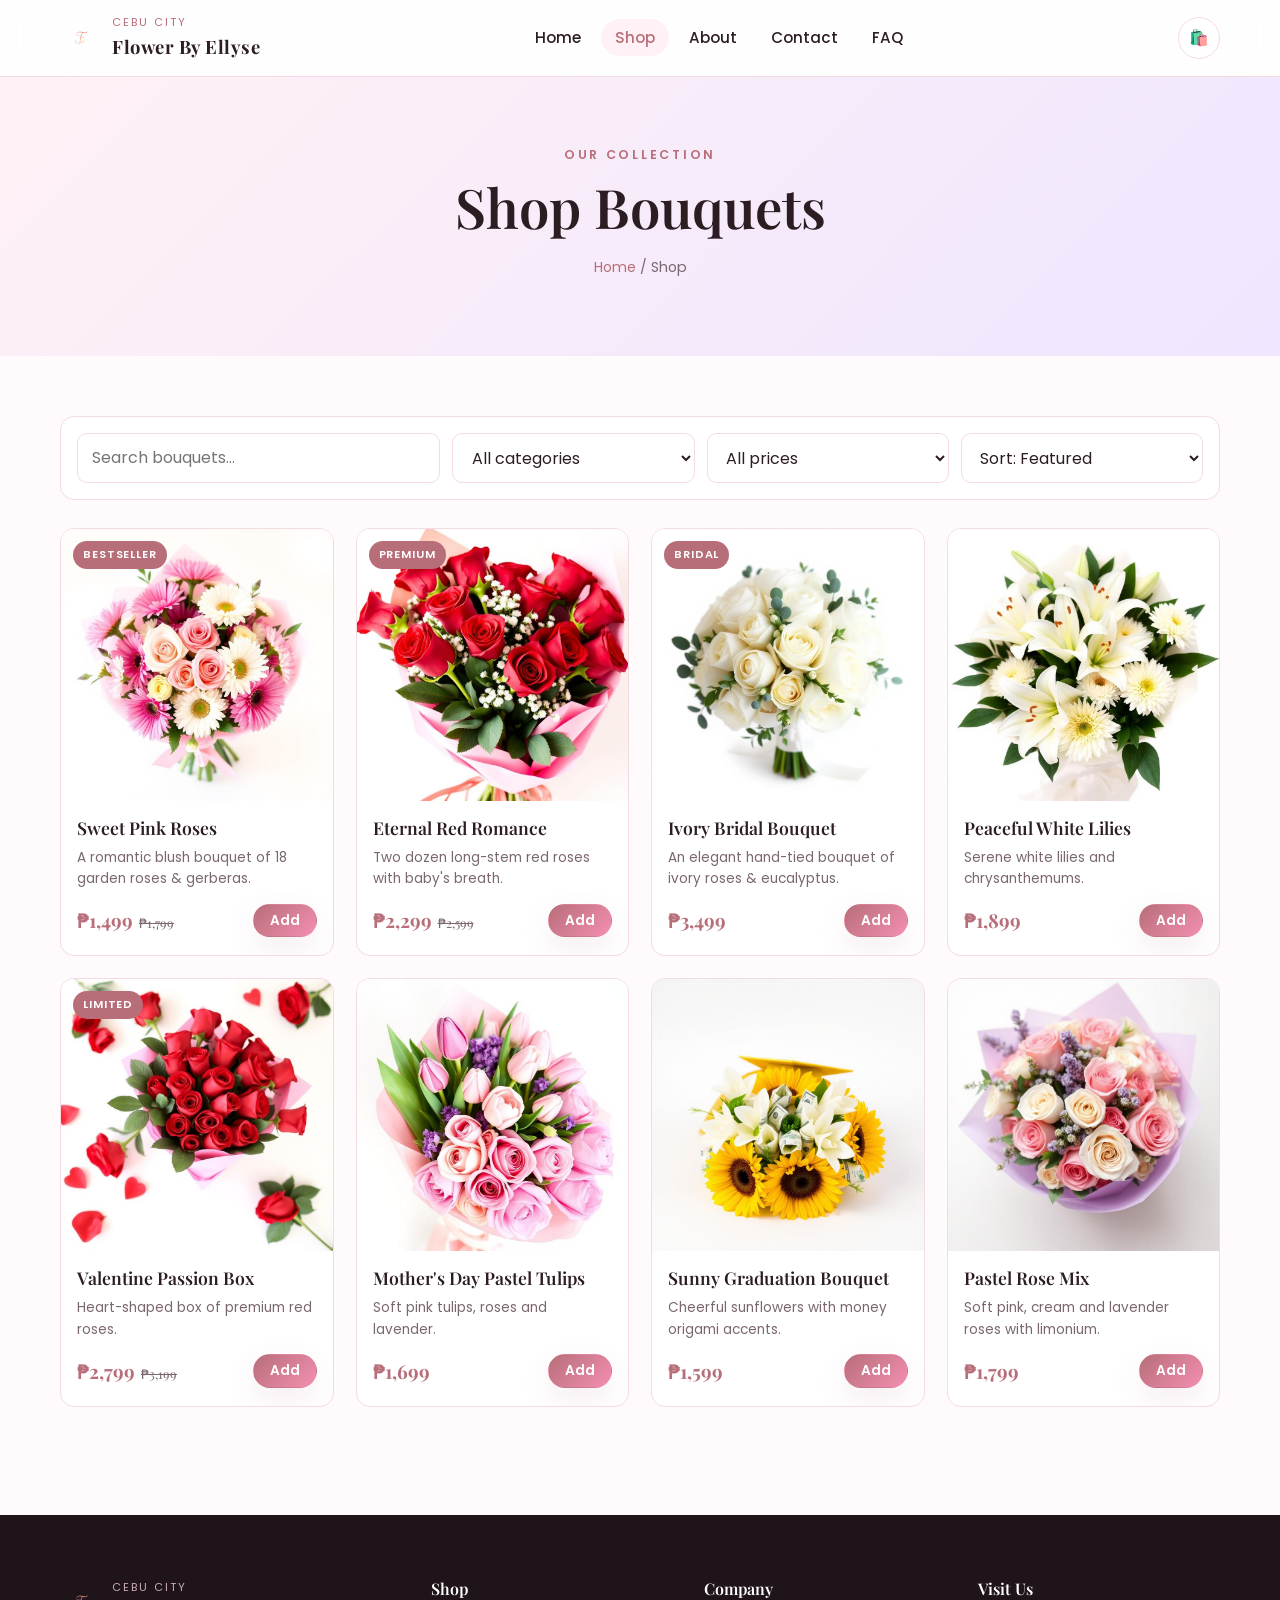
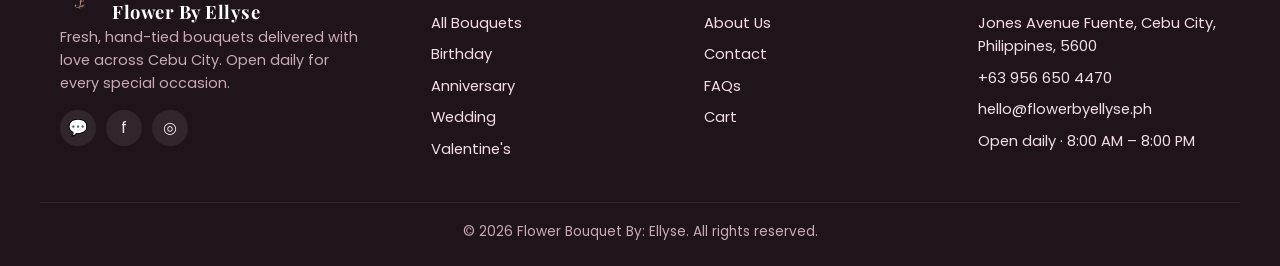
<file: shop.html>
<!doctype html>
<html lang="en">
<head>
<meta charset="utf-8"><meta name="viewport" content="width=device-width,initial-scale=1">
<title>Shop Bouquets — Flower By Ellyse</title>
<meta name="description" content="Browse fresh, hand-tied flower bouquets by Ellyse. Filter by occasion, search, and order online for fast delivery in Cebu City.">
<link rel="icon" href="assets/logo.png">
<link href="https://fonts.googleapis.com/css2?family=Playfair+Display:wght@500;600;700&family=Poppins:wght@300;400;500;600;700&display=swap" rel="stylesheet">
<link rel="stylesheet" href="css/styles.css">
</head>
<body>
<div id="site-header"></div>

<section class="page-head">
  <div class="container">
    <span class="eyebrow">Our Collection</span>
    <h1>Shop Bouquets</h1>
    <p class="crumbs"><a href="index.html">Home</a> / Shop</p>
  </div>
</section>

<section class="section">
  <div class="container">
    <div class="toolbar">
      <input id="q" type="search" placeholder="Search bouquets…">
      <select id="cat">
        <option value="">All categories</option>
      </select>
      <select id="price">
        <option value="">All prices</option>
        <option value="0-1500">Under ₱1,500</option>
        <option value="1500-2000">₱1,500 – ₱2,000</option>
        <option value="2000-3000">₱2,000 – ₱3,000</option>
        <option value="3000-99999">Above ₱3,000</option>
      </select>
      <select id="sort">
        <option value="featured">Sort: Featured</option>
        <option value="price-asc">Price: Low to high</option>
        <option value="price-desc">Price: High to low</option>
        <option value="name">Name: A–Z</option>
      </select>
    </div>
    <div class="product-grid" id="grid"></div>
    <div id="empty" class="empty" style="display:none">No bouquets match your search. Try clearing filters.</div>
  </div>
</section>

<div id="site-footer"></div>
<script src="js/data.js"></script>
<script src="js/app.js"></script>
<script>
mountChrome("shop");
const q = document.getElementById("q");
const cat = document.getElementById("cat");
const price = document.getElementById("price");
const sort = document.getElementById("sort");
const grid = document.getElementById("grid");
const empty = document.getElementById("empty");

CATEGORIES.forEach(c=>{
  const o=document.createElement("option"); o.value=c.id; o.textContent=c.name; cat.appendChild(o);
});

const params = new URLSearchParams(location.search);
if(params.get("cat")) cat.value = params.get("cat");
if(params.get("q"))   q.value = params.get("q");

function render(){
  let list = [...PRODUCTS];
  const term = q.value.trim().toLowerCase();
  if(term) list = list.filter(p=> p.name.toLowerCase().includes(term) || p.short.toLowerCase().includes(term));
  if(cat.value)  list = list.filter(p=> p.category===cat.value);
  if(price.value){
    const [lo,hi] = price.value.split("-").map(Number);
    list = list.filter(p=> p.price>=lo && p.price<=hi);
  }
  switch(sort.value){
    case "price-asc":  list.sort((a,b)=>a.price-b.price); break;
    case "price-desc": list.sort((a,b)=>b.price-a.price); break;
    case "name":       list.sort((a,b)=>a.name.localeCompare(b.name)); break;
  }
  grid.innerHTML = list.map(productCard).join("");
  empty.style.display = list.length ? "none" : "block";
}
[q,cat,price,sort].forEach(el=>el.addEventListener("input", render));
render();
</script>
</body>
</html>
</file>
<file: css/styles.css>
/* Flower Bouquet By: Ellyse — Styles */
:root {
  --white: #ffffff;
  --bg: #fffafc;
  --pink-50: #fff1f5;
  --pink-100: #ffe0ea;
  --pink-200: #ffc6d8;
  --pink-400: #f48fb1;
  --pink-600: #e91e63;
  --rose-gold: #b76e79;
  --rose-gold-2: #d4a5a5;
  --purple-100: #efe6ff;
  --purple-300: #c9b3ff;
  --purple-500: #8b5cf6;
  --ink: #2b1d22;
  --muted: #7a6770;
  --border: #f4dae3;
  --shadow: 0 12px 30px rgba(183, 110, 121, 0.12);
  --shadow-lg: 0 24px 60px rgba(183, 110, 121, 0.18);
  --radius: 14px;
  --radius-lg: 22px;
  --container: 1200px;
  --serif: "Playfair Display", Georgia, serif;
  --sans: "Poppins", -apple-system, system-ui, Segoe UI, Roboto, sans-serif;
}
* {
  box-sizing: border-box;
}
html {
  scroll-behavior: smooth;
}
body {
  margin: 0;
  font-family: var(--sans);
  color: var(--ink);
  background: var(--bg);
  line-height: 1.6;
  -webkit-font-smoothing: antialiased;
}
img {
  max-width: 100%;
  display: block;
}
a {
  color: var(--rose-gold);
  text-decoration: none;
}
a:hover {
  color: var(--pink-600);
}
h1,
h2,
h3,
h4 {
  font-family: var(--serif);
  font-weight: 600;
  color: var(--ink);
  line-height: 1.2;
  margin: 0 0 0.5em;
}
h1 {
  font-size: clamp(2rem, 4.5vw, 3.4rem);
}
h2 {
  font-size: clamp(1.6rem, 3vw, 2.4rem);
}
h3 {
  font-size: 1.25rem;
}
p {
  margin: 0 0 1em;
}
.container {
  max-width: var(--container);
  margin: 0 auto;
  padding: 0 20px;
}
.section {
  padding: 60px 0;
}
.section-tight {
  padding: 48px 0;
}
.eyebrow {
  display: inline-block;
  font-size: 0.78rem;
  letter-spacing: 0.22em;
  text-transform: uppercase;
  color: var(--rose-gold);
  margin-bottom: 0.6rem;
  font-weight: 600;
}
.center {
  text-align: center;
}
.muted {
  color: var(--muted);
}

/* Buttons */
.btn {
  display: inline-flex;
  align-items: center;
  justify-content: center;
  gap: 0.5rem;
  padding: 0.85rem 1.6rem;
  border-radius: 999px;
  font-weight: 600;
  font-size: 0.95rem;
  border: 1px solid transparent;
  cursor: pointer;
  transition:
    transform 0.2s,
    box-shadow 0.2s,
    background 0.2s,
    color 0.2s;
  text-decoration: none;
  line-height: 1;
  font-family: var(--sans);
}
.btn-primary {
  background: linear-gradient(135deg, var(--rose-gold), var(--pink-400));
  color: #fff;
  box-shadow: var(--shadow);
}
.btn-primary:hover {
  transform: translateY(-2px);
  box-shadow: var(--shadow-lg);
  color: #fff;
}
.btn-outline {
  background: #fff;
  color: var(--rose-gold);
  border-color: var(--pink-200);
}
.btn-outline:hover {
  background: var(--pink-50);
  color: var(--rose-gold);
}
.btn-ghost {
  background: transparent;
  color: var(--ink);
}
.btn-block {
  width: 100%;
}
.btn-sm {
  padding: 0.55rem 1rem;
  font-size: 0.85rem;
}

/* Header */
.site-header {
  position: sticky;
  top: 0;
  z-index: 50;
  background: rgba(255, 255, 255, 0.85);
  backdrop-filter: saturate(180%) blur(12px);
  border-bottom: 1px solid var(--border);
}
.nav {
  display: flex;
  align-items: center;
  justify-content: space-between;
  padding: 14px 20px;
  max-width: var(--container);
  margin: 0 auto;
  gap: 16px;
}
.brand {
  display: flex;
  align-items: center;
  gap: 10px;
  text-decoration: none;
  color: var(--ink);
}
.brand img {
  width: 42px;
  height: 42px;
  object-fit: contain;
}
.brand-name {
  font-family: var(--serif);
  font-size: 1.15rem;
  font-weight: 700;
  letter-spacing: 0.5px;
}
.brand-sub {
  display: block;
  font-size: 0.7rem;
  letter-spacing: 0.18em;
  color: var(--rose-gold);
  text-transform: uppercase;
}
.nav-links {
  display: flex;
  gap: 6px;
  list-style: none;
  margin: 0;
  padding: 0;
}
.nav-links a {
  padding: 8px 14px;
  border-radius: 999px;
  color: var(--ink);
  font-weight: 500;
  font-size: 0.95rem;
}
.nav-links a:hover,
.nav-links a.active {
  background: var(--pink-50);
  color: var(--rose-gold);
}
.nav-actions {
  display: flex;
  align-items: center;
  gap: 8px;
}
.icon-btn {
  position: relative;
  width: 42px;
  height: 42px;
  border-radius: 50%;
  border: 1px solid var(--border);
  background: #fff;
  display: inline-flex;
  align-items: center;
  justify-content: center;
  cursor: pointer;
  color: var(--ink);
  text-decoration: none;
}
.icon-btn:hover {
  background: var(--pink-50);
  color: var(--rose-gold);
}
.cart-count {
  position: absolute;
  top: -4px;
  right: -4px;
  background: var(--rose-gold);
  color: #fff;
  font-size: 0.7rem;
  min-width: 20px;
  height: 20px;
  border-radius: 999px;
  display: flex;
  align-items: center;
  justify-content: center;
  padding: 0 5px;
  font-weight: 600;
}
.hamburger {
  display: none;
  background: none;
  border: 0;
  font-size: 1.5rem;
  color: var(--ink);
  cursor: pointer;
  width: 42px;
  height: 42px;
  border-radius: 50%;
}
.hamburger:hover {
  background: var(--pink-50);
}

/* Hero */
.hero {
  position: relative;
  overflow: hidden;
  background: linear-gradient(
    135deg,
    var(--pink-50) 0%,
    var(--purple-100) 100%
  );
}
.hero-inner {
  display: grid;
  grid-template-columns: 1.05fr 1fr;
  gap: 48px;
  align-items: center;
  padding: 90px 20px;
  max-width: var(--container);
  margin: 0 auto;
}
.hero h1 span {
  background: linear-gradient(120deg, var(--rose-gold), var(--purple-500));
  -webkit-background-clip: text;
  background-clip: text;
  color: transparent;
}
.hero p.lead {
  font-size: 1.15rem;
  color: var(--muted);
  max-width: 520px;
}
.hero-ctas {
  display: flex;
  gap: 12px;
  flex-wrap: wrap;
  margin-top: 8px;
}
.hero-stats {
  display: flex;
  gap: 28px;
  margin-top: 32px;
  flex-wrap: wrap;
}
.hero-stats div b {
  display: block;
  font-family: var(--serif);
  font-size: 1.6rem;
  color: var(--rose-gold);
}
.hero-stats div span {
  font-size: 0.85rem;
  color: var(--muted);
}
.hero-media {
  position: relative;
}
.hero-media img {
  border-radius: var(--radius-lg);
  box-shadow: var(--shadow-lg);
  aspect-ratio: 4/5;
  object-fit: cover;
  width: 450px;
  height: 450px;
}
.hero-badge {
  position: absolute;
  bottom: 18px;
  left: -18px;
  background: #fff;
  padding: 14px 18px;
  border-radius: var(--radius);
  box-shadow: var(--shadow);
  display: flex;
  align-items: center;
  gap: 10px;
  font-size: 0.9rem;
}
.hero-badge .dot {
  width: 10px;
  height: 10px;
  border-radius: 50%;
  background: #3ec98a;
  box-shadow: 0 0 0 6px rgba(62, 201, 138, 0.15);
}

/* Categories */
.category-grid {
  display: grid;
  grid-template-columns: repeat(auto-fit, minmax(160px, 1fr));
  gap: 14px;
  margin-top: 28px;
}
.cat-chip {
  background: #fff;
  border: 1px solid var(--border);
  border-radius: var(--radius);
  padding: 18px;
  text-align: center;
  text-decoration: none;
  color: var(--ink);
  transition:
    transform 0.2s,
    box-shadow 0.2s,
    border-color 0.2s;
}
.cat-chip:hover {
  transform: translateY(-3px);
  box-shadow: var(--shadow);
  border-color: var(--pink-200);
  color: var(--rose-gold);
}
.cat-chip .ico {
  font-size: 1.7rem;
  display: block;
  margin-bottom: 6px;
}
.cat-chip b {
  display: block;
  font-family: var(--serif);
  font-size: 1rem;
}

/* Products */
.section-head {
  display: flex;
  justify-content: space-between;
  align-items: end;
  gap: 20px;
  margin-bottom: 28px;
  flex-wrap: wrap;
}
.product-grid {
  display: grid;
  grid-template-columns: repeat(auto-fill, minmax(250px, 1fr));
  gap: 22px;
}
.product {
  background: #fff;
  border-radius: var(--radius);
  overflow: hidden;
  border: 1px solid var(--border);
  transition:
    transform 0.25s,
    box-shadow 0.25s;
  display: flex;
  flex-direction: column;
}
.product:hover {
  transform: translateY(-4px);
  box-shadow: var(--shadow-lg);
}
.product-media {
  position: relative;
  overflow: hidden;
  aspect-ratio: 1/1;
  background: var(--pink-50);
}
.product-media img {
  width: 100%;
  height: 100%;
  object-fit: cover;
  transition: transform 0.5s;
}
.product:hover .product-media img {
  transform: scale(1.05);
}
.product-tag {
  position: absolute;
  top: 12px;
  left: 12px;
  background: var(--rose-gold);
  color: #fff;
  font-size: 0.7rem;
  padding: 5px 10px;
  border-radius: 999px;
  letter-spacing: 0.08em;
  text-transform: uppercase;
  font-weight: 600;
}
.quick-view {
  position: absolute;
  inset: auto 12px 12px auto;
  background: rgba(255, 255, 255, 0.95);
  border-radius: 999px;
  padding: 6px 12px;
  font-size: 0.78rem;
  color: var(--ink);
  opacity: 0;
  transform: translateY(8px);
  transition: 0.25s;
  border: 0;
  cursor: pointer;
}
.product:hover .quick-view {
  opacity: 1;
  transform: translateY(0);
}
.product-body {
  padding: 16px 16px 18px;
  display: flex;
  flex-direction: column;
  gap: 8px;
  flex: 1;
}
.product-name {
  font-family: var(--serif);
  font-size: 1.1rem;
  margin: 0;
  line-height: 1.25;
}
.product-name a {
  color: var(--ink);
}
.product-name a:hover {
  color: var(--rose-gold);
}
.product-desc {
  font-size: 0.85rem;
  color: var(--muted);
  margin: 0;
  flex: 1;
}
.product-foot {
  display: flex;
  justify-content: space-between;
  align-items: center;
  margin-top: 6px;
  gap: 10px;
}
.price {
  font-family: var(--serif);
  font-size: 1.2rem;
  color: var(--rose-gold);
  font-weight: 700;
}
.price small {
  color: var(--muted);
  text-decoration: line-through;
  font-size: 0.8rem;
  font-weight: 400;
  margin-left: 6px;
}

/* Why */
.why-grid {
  display: grid;
  grid-template-columns: repeat(auto-fit, minmax(200px, 1fr));
  gap: 18px;
  margin-top: 30px;
}
.why-card {
  background: #fff;
  border: 1px solid var(--border);
  border-radius: var(--radius);
  padding: 24px;
  text-align: center;
  transition:
    transform 0.25s,
    box-shadow 0.25s;
}
.why-card:hover {
  transform: translateY(-3px);
  box-shadow: var(--shadow);
}
.why-card .ico {
  width: 54px;
  height: 54px;
  border-radius: 14px;
  background: linear-gradient(135deg, var(--pink-100), var(--purple-100));
  display: flex;
  align-items: center;
  justify-content: center;
  font-size: 1.5rem;
  margin: 0 auto 12px;
  color: var(--rose-gold);
}
.why-card h3 {
  font-size: 1.05rem;
  margin-bottom: 6px;
}
.why-card p {
  font-size: 0.88rem;
  color: var(--muted);
  margin: 0;
}

/* Testimonials */
.testimonials {
  background: linear-gradient(180deg, #fff, var(--pink-50));
}
.t-grid {
  display: grid;
  grid-template-columns: repeat(auto-fit, minmax(280px, 1fr));
  gap: 20px;
  margin-top: 30px;
}
.t-card {
  background: #fff;
  border: 1px solid var(--border);
  border-radius: var(--radius);
  padding: 24px;
  box-shadow: var(--shadow);
}
.t-card .stars {
  color: #f5b400;
  margin-bottom: 10px;
  letter-spacing: 2px;
}
.t-card blockquote {
  font-family: var(--serif);
  font-size: 1.05rem;
  font-style: italic;
  margin: 0 0 14px;
  color: var(--ink);
}
.t-card .who {
  font-weight: 600;
  font-size: 0.9rem;
}
.t-card .who small {
  display: block;
  color: var(--muted);
  font-weight: 400;
}

/* CTA banner */
.cta-banner {
  background: linear-gradient(135deg, var(--rose-gold), var(--pink-400));
  color: #fff;
  border-radius: var(--radius-lg);
  padding: 50px;
  text-align: center;
  box-shadow: var(--shadow-lg);
}
.cta-banner h2 {
  color: #fff;
}
.cta-banner p {
  color: rgba(255, 255, 255, 0.92);
  max-width: 600px;
  margin: 0 auto 24px;
}
.cta-banner .btn-primary {
  background: #fff;
  color: var(--rose-gold);
}
.cta-banner .btn-outline {
  background: transparent;
  color: #fff;
  border-color: rgba(255, 255, 255, 0.7);
}
.cta-banner .btn-outline:hover {
  background: rgba(255, 255, 255, 0.15);
  color: #fff;
}

/* Footer */
.site-footer {
  background: #1f141a;
  color: #f4dce5;
  padding: 64px 0 24px;
  margin-top: 48px;
}
.foot-grid {
  display: grid;
  grid-template-columns: 1.4fr 1fr 1fr 1fr;
  gap: 32px;
}
.site-footer h4 {
  font-family: var(--serif);
  color: #fff;
  margin-bottom: 14px;
}
.site-footer a {
  color: #f4dce5;
}
.site-footer a:hover {
  color: var(--pink-200);
}
.foot-brand .brand-name {
  color: #fff;
}
.foot-brand p {
  color: #caa9b4;
  font-size: 0.9rem;
  max-width: 300px;
}
.foot-list {
  list-style: none;
  padding: 0;
  margin: 0;
  display: grid;
  gap: 8px;
  font-size: 0.92rem;
}
.foot-bottom {
  border-top: 1px solid rgba(255, 255, 255, 0.08);
  margin-top: 40px;
  padding-top: 18px;
  text-align: center;
  font-size: 0.85rem;
  color: #caa9b4;
}
.socials {
  display: flex;
  gap: 10px;
  margin-top: 14px;
}
.socials a {
  width: 36px;
  height: 36px;
  border-radius: 50%;
  background: rgba(255, 255, 255, 0.08);
  display: flex;
  align-items: center;
  justify-content: center;
}
.socials a:hover {
  background: var(--rose-gold);
  color: #fff;
}

/* Page headers */
.page-head {
  background: linear-gradient(135deg, var(--pink-50), var(--purple-100));
  padding: 64px 0;
  text-align: center;
}
.page-head h1 {
  margin-bottom: 0.3em;
}
.crumbs {
  font-size: 0.88rem;
  color: var(--muted);
}

/* Shop toolbar */
.toolbar {
  background: #fff;
  border: 1px solid var(--border);
  border-radius: var(--radius);
  padding: 16px;
  display: grid;
  grid-template-columns: 1.5fr 1fr 1fr 1fr;
  gap: 12px;
  margin-bottom: 28px;
}
.toolbar input,
.toolbar select {
  width: 100%;
  padding: 0.7rem 0.9rem;
  border-radius: 10px;
  border: 1px solid var(--border);
  background: #fff;
  font: inherit;
  color: var(--ink);
}
.toolbar input:focus,
.toolbar select:focus {
  outline: 2px solid var(--pink-200);
  border-color: var(--rose-gold);
}
.empty {
  text-align: center;
  padding: 60px 20px;
  color: var(--muted);
}

/* Product detail */
.pd-grid {
  display: grid;
  grid-template-columns: 1.1fr 1fr;
  gap: 48px;
  align-items: start;
}
.pd-gallery {
  display: grid;
  gap: 12px;
}
.pd-main-img {
  aspect-ratio: 1/1;
  border-radius: var(--radius-lg);
  overflow: hidden;
  background: var(--pink-50);
  box-shadow: var(--shadow);
}
.pd-main-img img {
  width: 100%;
  height: 100%;
  object-fit: cover;
}
.pd-thumbs {
  display: grid;
  grid-template-columns: repeat(4, 1fr);
  gap: 10px;
}
.pd-thumbs button {
  padding: 0;
  border: 2px solid transparent;
  border-radius: 12px;
  overflow: hidden;
  cursor: pointer;
  background: none;
}
.pd-thumbs button.active {
  border-color: var(--rose-gold);
}
.pd-thumbs img {
  aspect-ratio: 1/1;
  object-fit: cover;
}
.pd-info h1 {
  margin-bottom: 0.3em;
}
.pd-price {
  display: flex;
  align-items: baseline;
  gap: 10px;
  margin: 8px 0 18px;
}
.pd-price .price {
  font-size: 1.8rem;
}
.stock-pill {
  display: inline-flex;
  align-items: center;
  gap: 6px;
  background: #e8f9ee;
  color: #1b8c4a;
  padding: 6px 12px;
  border-radius: 999px;
  font-size: 0.82rem;
  font-weight: 600;
}
.stock-pill .dot {
  width: 8px;
  height: 8px;
  border-radius: 50%;
  background: #1b8c4a;
}
.pd-meta {
  display: grid;
  gap: 12px;
  margin: 20px 0;
  font-size: 0.93rem;
}
.pd-meta li {
  list-style: none;
  display: flex;
  gap: 10px;
  align-items: flex-start;
}
.pd-meta b {
  min-width: 130px;
  color: var(--ink);
}
.qty {
  display: inline-flex;
  align-items: center;
  border: 1px solid var(--border);
  border-radius: 999px;
  overflow: hidden;
  background: #fff;
}
.qty button {
  border: 0;
  background: none;
  width: 38px;
  height: 42px;
  font-size: 1.1rem;
  cursor: pointer;
  color: var(--ink);
}
.qty button:hover {
  background: var(--pink-50);
  color: var(--rose-gold);
}
.qty input {
  border: 0;
  width: 50px;
  text-align: center;
  font: inherit;
  background: transparent;
}
.pd-actions {
  display: flex;
  gap: 12px;
  flex-wrap: wrap;
  margin-top: 18px;
  align-items: center;
}

.tabs {
  margin-top: 48px;
  border-top: 1px solid var(--border);
  padding-top: 30px;
}
.tab-buttons {
  display: flex;
  gap: 8px;
  flex-wrap: wrap;
  margin-bottom: 18px;
}
.tab-buttons button {
  background: none;
  border: 1px solid var(--border);
  border-radius: 999px;
  padding: 0.55rem 1.1rem;
  cursor: pointer;
  font: inherit;
  color: var(--muted);
}
.tab-buttons button.active {
  background: var(--rose-gold);
  color: #fff;
  border-color: var(--rose-gold);
}
.tab-panel {
  display: none;
}
.tab-panel.active {
  display: block;
}
.review {
  padding: 18px 0;
  border-bottom: 1px solid var(--border);
}
.review:last-child {
  border-bottom: 0;
}
.review .who {
  font-weight: 600;
  margin-bottom: 4px;
}
.review .stars {
  color: #f5b400;
  font-size: 0.85rem;
  margin-bottom: 6px;
}

/* Cart */
.cart-grid {
  display: grid;
  grid-template-columns: 1.6fr 1fr;
  gap: 30px;
}
.cart-list {
  background: #fff;
  border: 1px solid var(--border);
  border-radius: var(--radius);
  overflow: hidden;
}
.cart-row {
  display: grid;
  grid-template-columns: 90px 1fr auto auto auto;
  gap: 16px;
  align-items: center;
  padding: 16px;
  border-bottom: 1px solid var(--border);
}
.cart-row:last-child {
  border-bottom: 0;
}
.cart-row img {
  width: 90px;
  height: 90px;
  border-radius: 12px;
  object-fit: cover;
}
.cart-row .name {
  font-family: var(--serif);
  font-size: 1.05rem;
}
.cart-row .desc {
  font-size: 0.82rem;
  color: var(--muted);
}
.cart-row .remove {
  background: none;
  border: 0;
  color: var(--muted);
  cursor: pointer;
  font-size: 1.1rem;
  padding: 6px;
}
.cart-row .remove:hover {
  color: #c0394b;
}
.summary {
  background: #fff;
  border: 1px solid var(--border);
  border-radius: var(--radius);
  padding: 22px;
  position: sticky;
  top: 90px;
  height: fit-content;
}
.summary h3 {
  margin-top: 0;
}
.summary-row {
  display: flex;
  justify-content: space-between;
  padding: 8px 0;
  font-size: 0.95rem;
}
.summary-row.total {
  border-top: 1px dashed var(--border);
  margin-top: 10px;
  padding-top: 14px;
  font-size: 1.1rem;
  font-weight: 700;
  color: var(--rose-gold);
  font-family: var(--serif);
}
.coupon {
  display: flex;
  gap: 8px;
  margin: 14px 0;
}
.coupon input {
  flex: 1;
  padding: 0.7rem 0.9rem;
  border-radius: 10px;
  border: 1px solid var(--border);
  font: inherit;
}
.cart-actions {
  display: flex;
  gap: 10px;
  margin-top: 18px;
  flex-wrap: wrap;
}

/* Checkout */
.checkout-grid {
  display: grid;
  grid-template-columns: 1.4fr 1fr;
  gap: 30px;
  align-items: start;
}
.form-card {
  background: #fff;
  border: 1px solid var(--border);
  border-radius: var(--radius);
  padding: 24px;
  margin-bottom: 20px;
}
.form-card h3 {
  margin-top: 0;
}
.field {
  display: grid;
  gap: 6px;
  margin-bottom: 14px;
}
.field label {
  font-size: 0.88rem;
  font-weight: 600;
}
.field input,
.field select,
.field textarea {
  padding: 0.75rem 0.9rem;
  border-radius: 10px;
  border: 1px solid var(--border);
  font: inherit;
  background: #fff;
  color: var(--ink);
  width: 100%;
}
.field input:focus,
.field select:focus,
.field textarea:focus {
  outline: 2px solid var(--pink-200);
  border-color: var(--rose-gold);
}
.field textarea {
  min-height: 90px;
  resize: vertical;
}
.grid-2 {
  display: grid;
  grid-template-columns: 1fr 1fr;
  gap: 14px;
}
.pay-options {
  display: grid;
  gap: 10px;
}
.pay-options label {
  display: flex;
  align-items: center;
  gap: 12px;
  padding: 12px 14px;
  border: 1px solid var(--border);
  border-radius: 12px;
  cursor: pointer;
  font-weight: 500;
}
.pay-options input {
  accent-color: var(--rose-gold);
}
.pay-options label:hover {
  border-color: var(--pink-200);
  background: var(--pink-50);
}

/* Order success */
.success-card {
  background: #fff;
  border: 1px solid var(--border);
  border-radius: var(--radius-lg);
  padding: 48px;
  max-width: 680px;
  margin: 0 auto;
  text-align: center;
  box-shadow: var(--shadow);
}
.success-icon {
  width: 84px;
  height: 84px;
  border-radius: 50%;
  background: linear-gradient(135deg, #a8e6c1, #3ec98a);
  color: #fff;
  display: flex;
  align-items: center;
  justify-content: center;
  font-size: 2.4rem;
  margin: 0 auto 18px;
}
.order-meta {
  background: var(--pink-50);
  border-radius: var(--radius);
  padding: 18px;
  text-align: left;
  margin: 24px 0;
  display: grid;
  gap: 6px;
  font-size: 0.95rem;
}

/* About */
.about-grid {
  display: grid;
  grid-template-columns: 1.05fr 1fr;
  gap: 48px;
  align-items: center;
}
.about-grid img {
  border-radius: var(--radius-lg);
  box-shadow: var(--shadow-lg);
}
.value-grid {
  display: grid;
  grid-template-columns: repeat(auto-fit, minmax(220px, 1fr));
  gap: 18px;
  margin-top: 30px;
}
.value-card {
  background: #fff;
  border: 1px solid var(--border);
  border-radius: var(--radius);
  padding: 24px;
}
.value-card h3 {
  color: var(--rose-gold);
}

/* Contact */
.contact-grid {
  display: grid;
  grid-template-columns: 1fr 1.2fr;
  gap: 30px;
  align-items: start;
}
.info-card {
  background: #fff;
  border: 1px solid var(--border);
  border-radius: var(--radius);
  padding: 24px;
  display: grid;
  gap: 14px;
}
.info-card .row {
  display: flex;
  gap: 12px;
  align-items: flex-start;
}
.info-card .row .ico {
  width: 38px;
  height: 38px;
  border-radius: 10px;
  background: var(--pink-50);
  color: var(--rose-gold);
  display: flex;
  align-items: center;
  justify-content: center;
  flex-shrink: 0;
}
.map {
  border-radius: var(--radius);
  overflow: hidden;
  border: 1px solid var(--border);
  height: 260px;
}
.map iframe {
  width: 100%;
  height: 100%;
  border: 0;
}

/* FAQ */
.faq-list {
  max-width: 780px;
  margin: 0 auto;
  display: grid;
  gap: 12px;
}
.faq {
  background: #fff;
  border: 1px solid var(--border);
  border-radius: var(--radius);
  overflow: hidden;
}
.faq summary {
  padding: 18px 22px;
  cursor: pointer;
  font-weight: 600;
  font-family: var(--serif);
  font-size: 1.05rem;
  list-style: none;
  display: flex;
  justify-content: space-between;
  align-items: center;
  gap: 10px;
}
.faq summary::-webkit-details-marker {
  display: none;
}
.faq summary::after {
  content: "+";
  font-size: 1.5rem;
  color: var(--rose-gold);
  transition: transform 0.2s;
}
.faq[open] summary::after {
  content: "−";
}
.faq .answer {
  padding: 0 22px 20px;
  color: var(--muted);
  font-size: 0.95rem;
}

/* Toast */
.toast {
  position: fixed;
  bottom: 24px;
  left: 50%;
  transform: translateX(-50%) translateY(20px);
  background: #1f141a;
  color: #fff;
  padding: 12px 20px;
  border-radius: 999px;
  box-shadow: var(--shadow-lg);
  opacity: 0;
  transition: 0.3s;
  z-index: 100;
  font-size: 0.9rem;
  pointer-events: none;
}
.toast.show {
  opacity: 1;
  transform: translateX(-50%) translateY(0);
}

/* Responsive */
@media (max-width: 960px) {
  .hero-inner,
  .about-grid,
  .pd-grid,
  .cart-grid,
  .checkout-grid,
  .contact-grid {
    grid-template-columns: 1fr;
    gap: 32px;
  }
  .toolbar {
    grid-template-columns: 1fr 1fr;
  }
  .foot-grid {
    grid-template-columns: 1fr 1fr;
  }
}
@media (max-width: 720px) {
  .hamburger {
    display: inline-flex;
  }

  .nav-links {
    position: fixed;
    inset: 64px 12px auto 12px;
    background: #fff;
    border: 1px solid var(--border);
    border-radius: var(--radius);
    flex-direction: column;
    padding: 12px;
    gap: 4px;
    box-shadow: var(--shadow-lg);
    display: none;
  }

  .nav-links.open {
    display: flex;
  }

  .nav-links a {
    padding: 12px 14px;
  }

  .section {
    padding: 40px 0;
  }

  .cta-banner {
    padding: 32px 22px;
  }

  /* FIXED CART RESPONSIVENESS */
  .cart-grid {
    grid-template-columns: 1fr;
    gap: 20px;
  }

  .summary {
    position: static;
    top: auto;
  }

  .cart-row {
    grid-template-columns: 1fr;
    text-align: center;
    gap: 12px;
    padding: 20px;
  }

  .cart-row img {
    width: 120px;
    height: 120px;
    margin: 0 auto;
  }

  .cart-row .qty {
    justify-content: center;
    margin: 0 auto;
  }

  .cart-row .price {
    text-align: center;
  }

  .cart-row .remove {
    margin: 0 auto;
  }

  .coupon {
    flex-direction: column;
  }

  .coupon input,
  .coupon button {
    width: 100%;
  }

  .cart-actions {
    flex-direction: column;
  }

  .cart-actions .btn {
    width: 100%;
  }

  .foot-grid {
    grid-template-columns: 1fr 1fr;
  }
}
@media (max-width: 480px) {
  .toolbar {
    grid-template-columns: 1fr;
  }
  .grid-2 {
    grid-template-columns: 1fr;
  }
  .foot-grid {
    grid-template-columns: 1fr;
  }
  .success-card {
    padding: 30px 20px;
  }
}
</file>
